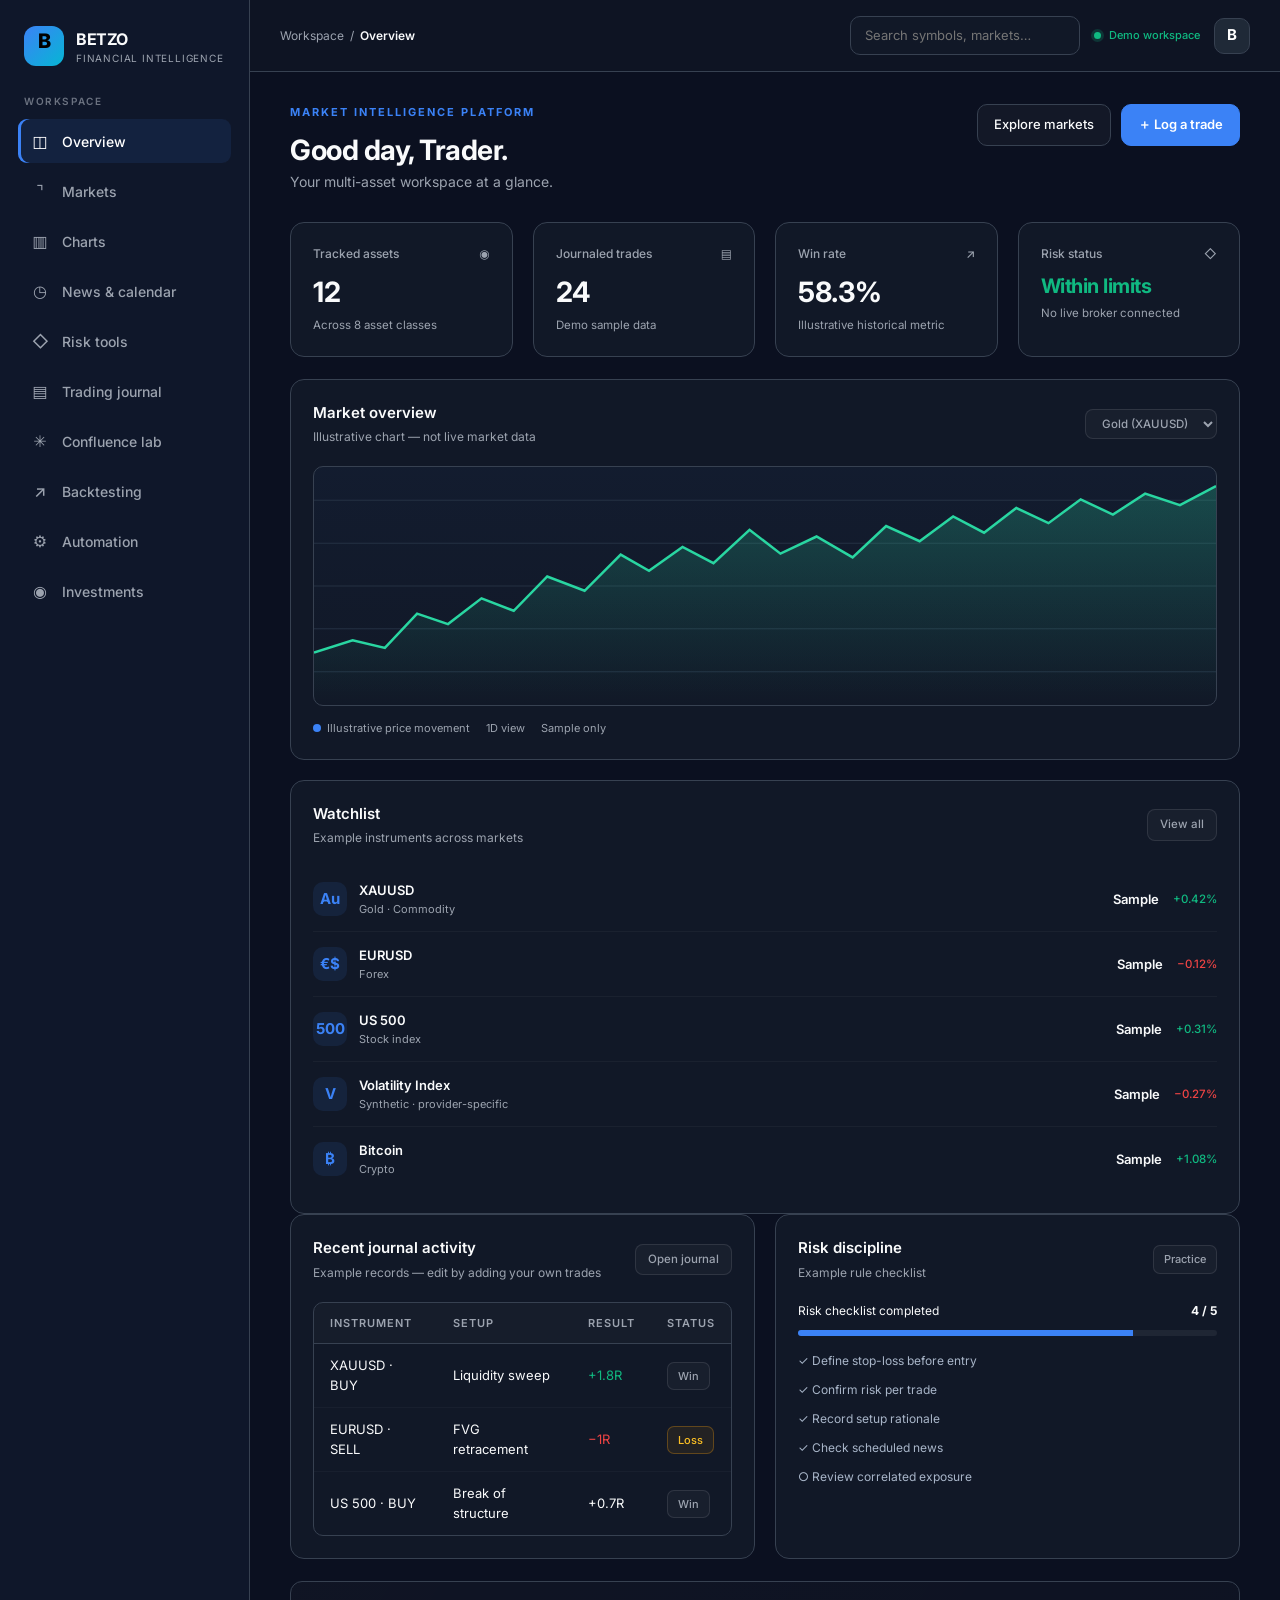
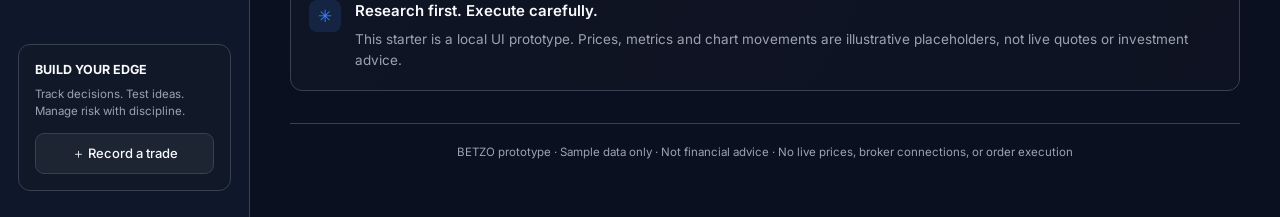
<file: index.html>
<!DOCTYPE html>
<html lang="en">
<head>
<meta charset="UTF-8">
<meta name="viewport" content="width=device-width, initial-scale=1.0">
<title>BETZO | Multi-Asset Intelligence</title>
<style>
@import url("https://fonts.googleapis.com/css2?family=Inter:wght@300;400;500;600;700&display=swap");

:root{
  --bg:#0b1020;
  --panel:#111827;
  --panel2:#1f2937;
  --line:#374151;
  --line-hover:#4b5563;
  --text:#f9fafb;
  --muted:#9ca3af;
  --muted-soft:#6b7280;
  --primary:#3b82f6;
  --primary-hover:#2563eb;
  --primary-soft:rgba(59,130,246,0.12);
  --success:#10b981;
  --success-soft:rgba(16,185,129,0.12);
  --danger:#ef4444;
  --danger-soft:rgba(239,68,68,0.12);
  --warning:#f59e0b;
  --warning-soft:rgba(245,158,11,0.12);
  --radius:10px;
  --radius-lg:14px;
  --shadow:0 1px 3px 0 rgba(0,0,0,0.3),0 1px 2px -1px rgba(0,0,0,0.2);
  --shadow-lg:0 10px 15px -3px rgba(0,0,0,0.3),0 4px 6px -4px rgba(0,0,0,0.2);
  --transition:all 0.2s ease;
}

* {box-sizing:border-box}
html,body{margin:0;padding:0;background:var(--bg);color:var(--text);font-family:"Inter",ui-sans-serif,system-ui,-apple-system,BlinkMacSystemFont,"Segoe UI",sans-serif;font-size:14px;line-height:1.5;-webkit-font-smoothing:antialiased}
body{min-height:100vh}

button,input,select,textarea{font:inherit}
button{cursor:pointer;border:none;background:none}

a{color:var(--primary);text-decoration:none;transition:color var(--transition)}
a:hover{color:var(--primary-hover)}

.app{display:grid;grid-template-columns:250px 1fr;min-height:100vh}

/* ---------- Sidebar ---------- */
.sidebar{background:#0f172a;border-right:1px solid var(--line);padding:26px 18px;display:flex;flex-direction:column;gap:28px;position:relative;z-index:10}
.brand{display:flex;align-items:center;gap:12px;padding:0 6px}
.brand-mark{width:40px;height:40px;border-radius:12px;background:linear-gradient(135deg,#3b82f6,#06b6d4);display:grid;place-items:center;color:#000;font-weight:800;font-size:20px}
.brand div{display:flex;flex-direction:column}
.brand strong{font-size:16px;letter-spacing:-0.4px}
.brand small{color:var(--muted);font-size:10px;letter-spacing:0.8px}

.nav-title{color:var(--muted-soft);font-size:10px;letter-spacing:1.6px;font-weight:600;padding:0 6px;margin-bottom:10px;text-transform:uppercase}
.nav{display:grid;gap:6px}
.nav button{border:none;background:transparent;color:var(--muted);text-align:left;padding:10px 12px;border-radius:9px;display:flex;align-items:center;gap:12px;font-size:14px;font-weight:500;transition:var(--transition)}
.nav button:hover{background:rgba(255,255,255,0.04);color:var(--text)}
.nav button.active{background:rgba(59,130,246,0.10);color:#fff;box-shadow:inset 3px 0 var(--primary)}
.nav .ico{width:20px;text-align:center;font-size:16px;flex-shrink:0}

.sidebar-bottom{margin-top:auto;border:1px solid var(--line);background:#111827;border-radius:12px;padding:16px}
.sidebar-bottom strong{font-size:12.5px;display:block;margin-bottom:6px}
.sidebar-bottom p{font-size:11.5px;color:var(--muted);margin:0 0 12px;line-height:1.5}
.tiny-btn{background:rgba(255,255,255,0.05);border:1px solid var(--line);color:var(--text);padding:10px 12px;border-radius:9px;width:100%;font-size:13px;font-weight:500;display:flex;align-items:center;justify-content:center;gap:8px;transition:var(--transition)}
.tiny-btn:hover{background:rgba(255,255,255,0.1);border-color:var(--line-hover)}

/* ---------- Topbar ---------- */
main{min-width:0}
.topbar{height:72px;border-bottom:1px solid var(--line);display:flex;align-items:center;justify-content:space-between;padding:0 30px;gap:15px;background:rgba(17,24,39,0.6);backdrop-filter:blur(8px);position:sticky;top:0;z-index:20}
.crumb{color:var(--muted);font-size:12px}
.crumb b{color:var(--text);font-weight:600}
.top-actions{display:flex;align-items:center;gap:14px}
.search{background:#111827;border:1px solid var(--line);border-radius:10px;padding:9px 14px;color:var(--text);width:230px;font-size:13px;transition:var(--transition)}
.search:focus{outline:none;border-color:var(--primary);background:#0f172a}
.status{color:var(--success);font-size:11px;font-weight:500;display:flex;align-items:center;gap:8px}
.dot{width:7px;height:7px;background:var(--success);border-radius:50%;box-shadow:0 0 0 3px rgba(16,185,129,0.2)}
.avatar{width:36px;height:36px;border-radius:10px;background:#1f2937;display:grid;place-items:center;font-weight:700;font-size:15px;color:#fff;transition:var(--transition);border:1px solid var(--line)}
.avatar:hover{border-color:var(--primary)}
.avatar img{width:100%;height:100%;object-fit:cover;border-radius:10px}

/* ---------- Content ---------- */
.content{padding:32px 40px 56px;max-width:1700px;margin:auto}
.page.hidden{display:none}
.page-head{display:flex;justify-content:space-between;align-items:flex-start;gap:24px;margin-bottom:30px}
.eyebrow{color:var(--primary);font-size:11px;font-weight:700;letter-spacing:2px;text-transform:uppercase;margin:0 0 8px}
.page-head h1{margin:4px 0 0;font-size:28px;letter-spacing:-0.5px;font-weight:700}
.page-head p{margin:0;color:var(--muted);font-size:14px}
.btn{border:1px solid var(--line);background:rgba(255,255,255,0.03);color:var(--text);border-radius:10px;padding:10px 16px;font-size:13px;font-weight:500;transition:var(--transition)}
.btn:hover{background:rgba(255,255,255,0.08);border-color:var(--line-hover)}
.btn.primary{background:var(--primary);color:#fff;border-color:var(--primary);font-weight:600}
.btn.primary:hover{background:var(--primary-hover)}
.btn.primary:active{transform:translateY(-1px)}
.head-buttons{display:flex;gap:10px}

/* ---------- Grid & cards ---------- */
.grid{display:grid;gap:20px}
.stats{grid-template-columns:repeat(4,minmax(0,1fr));margin-bottom:22px}
.card{background:var(--panel);border:1px solid var(--line);border-radius:14px;padding:22px;min-width:0;transition:var(--transition)}
.card:hover{border-color:var(--line-hover)}
.card-head{display:flex;align-items:center;justify-content:space-between;gap:12px;margin-bottom:20px}
.card-head h2{font-size:15px;margin:0;font-weight:600}
.card-head p{margin:4px 0 0;font-size:12px;color:var(--muted)}
.pill{border:1px solid rgba(255,255,255,0.1);background:rgba(255,255,255,0.03);color:var(--muted);padding:6px 12px;border-radius:8px;font-size:11.5px;font-weight:500}

.stat-label{color:var(--muted);font-size:12px;font-weight:500;display:flex;justify-content:space-between;gap:8px;margin-bottom:8px}
.stat-value{font-size:28px;font-weight:700;letter-spacing:-0.5px;margin:2px 0 4px}
.stat-foot{font-size:11.5px;color:var(--muted)}
.positive{color:var(--success)}
.negative{color:var(--danger)}

/* ---------- Tables & lists ---------- */
.watchlist{display:grid;gap:0}
.market-row{display:grid;grid-template-columns:minmax(0,1fr) auto auto;align-items:center;gap:14px;padding:14px 0;border-bottom:1px solid rgba(255,255,255,0.04)}
.market-row:last-child{border:0}
.asset-name{display:flex;align-items:center;gap:12px;min-width:0}
.asset-icon{width:34px;height:34px;flex-shrink:0;border-radius:10px;background:rgba(59,130,246,0.1);display:grid;place-items:center;font-weight:700;color:var(--primary);font-size:15px}
.asset-name b{display:block;font-size:13px;font-weight:600}
.asset-name small{display:block;color:var(--muted);font-size:11px}
.price{text-align:right;font-weight:600;font-size:13px}
.change{font-size:11.5px;text-align:right;font-weight:500}

.section-grid{grid-template-columns:1fr 1fr;margin-bottom:22px}
.table-wrap{overflow:auto;border:1px solid var(--line);border-radius:10px}
table{width:100%;border-collapse:collapse;font-size:13px}
th{background:rgba(255,255,255,0.02);color:var(--muted);font-size:11px;font-weight:600;letter-spacing:1px;text-transform:uppercase;text-align:left;padding:12px 16px;border-bottom:1px solid var(--line)}
td{padding:12px 16px;border-bottom:1px solid rgba(255,255,255,0.03);color:var(--text)}
tr:last-child td{border:0}
tr:hover td{background:rgba(255,255,255,0.02)}

.tag{display:inline-flex;align-items:center;gap:6px;border:1px solid rgba(255,255,255,0.1);background:rgba(255,255,255,0.03);color:var(--muted);padding:5px 10px;border-radius:7px;font-size:11px;font-weight:500}
.tag.neutral{border-color:rgba(99,102,241,0.3);color:#818cf8;background:rgba(99,102,241,0.08)}
.tag.warn{border-color:rgba(245,158,11,0.3);color:#fbbf24;background:rgba(245,158,11,0.08)}
.tag.positive{color:var(--success);border-color:rgba(16,185,129,0.3);background:rgba(16,185,129,0.08)}
.tag.negative{color:var(--danger);border-color:rgba(239,68,68,0.3);background:rgba(239,68,68,0.08)}

/* ---------- Charts ---------- */
.chart-wrap{height:240px;position:relative;overflow:hidden;border-radius:10px;background:linear-gradient(180deg,rgba(59,130,246,0.04),transparent);border:1px solid var(--line)}
.chart-wrap svg{width:100%;height:100%;display:block}
.chart-legend{display:flex;gap:16px;color:var(--muted);font-size:11px;margin-top:14px}
.legend-dot{display:inline-block;width:8px;height:8px;border-radius:50%;margin-right:6px}

.chart-toolbar{display:flex;justify-content:space-between;align-items:center;gap:12px;flex-wrap:wrap;margin:0 0 14px;padding-bottom:10px;border-bottom:1px solid var(--line)}
.chart-tool-group{display:flex;align-items:center;gap:6px;flex-wrap:wrap}
.chart-tool-label{color:var(--muted);font-size:11px;font-weight:600;letter-spacing:0.5px;margin-right:6px;text-transform:uppercase}
.chart-tool-btn{border:1px solid var(--line);background:rgba(255,255,255,0.03);color:var(--muted);border-radius:8px;padding:7px 10px;font-size:11.5px;font-weight:500;transition:var(--transition)}
.chart-tool-btn:hover{background:rgba(255,255,255,0.06);border-color:var(--line-hover);color:var(--text)}
.chart-tool-btn.active{background:var(--primary);color:#fff;border-color:var(--primary)}
.chart-frame{height:320px;background:linear-gradient(180deg,rgba(59,130,246,0.05),transparent);border-radius:11px;overflow:hidden;border:1px solid var(--line)}
.chart-frame svg{width:100%;height:100%;display:block}
.chart-footnote{font-size:11.5px;color:var(--muted);margin-top:10px}
.chart-symbol-select{background:#111827;color:var(--text);border:1px solid var(--line);border-radius:9px;padding:8px 12px;font-size:13px;width:100%;transition:var(--transition)}
.chart-symbol-select:focus{outline:none;border-color:var(--primary);background:#0f172a}

/* ---------- Public pages ---------- */
.public-hero{display:grid;grid-template-columns:1.1fr .9fr;gap:48px;align-items:center;padding:60px 0 48px}
.public-hero h1{font-size:clamp(40px,6vw,72px);line-height:1.05;letter-spacing:-2px;margin:14px 0 18px;font-weight:800}
.public-hero p{font-size:17px;color:var(--muted);max-width:560px;line-height:1.6;margin:0 0 24px}
.public-art{min-height:340px;border:1px solid var(--line);border-radius:24px;background:radial-gradient(circle at 50% 35%,rgba(59,130,246,0.15),#0b1020 70%);display:grid;place-items:center;overflow:hidden}
.public-art svg{width:100%;max-width:600px;height:auto}
.public-grid{grid-template-columns:repeat(3,minmax(0,1fr));margin:24px 0 32px}
.public-cta{display:flex;gap:12px;flex-wrap:wrap;margin-top:24px}

.auth-wrap{max-width:500px;margin:48px auto}
.auth-form{display:grid;gap:14px}
.auth-form label{display:grid;gap:7px;color:var(--muted);font-size:12.5px;font-weight:500}
.auth-form input{background:#0b1020;color:var(--text);border:1px solid var(--line);border-radius:10px;padding:11px 14px;font-size:14px;transition:var(--transition)}
.auth-form input:focus{outline:none;border-color:var(--primary);background:#0f172a}
.auth-message{min-height:24px;color:#93c5fd;font-size:12.5px}
.public-top-actions{display:flex;gap:10px;justify-content:flex-end}

.password-rules{display:grid;grid-template-columns:1fr 1fr;gap:8px 14px;padding:14px 16px;border:1px solid var(--line);border-radius:11px;background:rgba(255,255,255,0.02);color:var(--muted);font-size:12px}
.password-rules span{display:flex;align-items:center;gap:8px}
.password-rules span::before{content:"?";display:inline-block;width:20px;color:var(--muted);font-size:11px;font-weight:700}
.password-rules span.ok{color:#93c5fd}
.password-rules span.ok::before{content:"?";color:#3b82f6}

.auth-links{display:flex;justify-content:space-between;gap:10px;align-items:center;font-size:13px}
.auth-link{color:var(--primary);text-decoration:underline;padding:4px 0}

/* ---------- Route overrides ---------- */
body[data-route="welcome"],body[data-route="login"],body[data-route="signup"],body[data-route="forgot"]{background:#0b1020}
body[data-route="welcome"] .app,body[data-route="login"] .app,body[data-route="signup"] .app,body[data-route="forgot"] .app{grid-template-columns:1fr}
body[data-route="welcome"] .sidebar,body[data-route="login"] .sidebar,body[data-route="signup"] .sidebar,body[data-route="forgot"] .sidebar{display:none}
body[data-route="welcome"] .topbar,body[data-route="login"] .topbar,body[data-route="signup"] .topbar,body[data-route="forgot"] .topbar{display:none}
body[data-route="welcome"] .content,body[data-route="login"] .content,body[data-route="signup"] .content,body[data-route="forgot"] .content{max-width:1300px}

body[data-route="welcome"] .public-hero{position:relative;border:1px solid var(--line);border-radius:24px;padding:56px 48px;background-image:linear-gradient(90deg,rgba(6,15,34,0.94),rgba(6,15,34,0.72) 55%,rgba(6,15,34,0.35)),url("https://images.unsplash.com/photo-1768055105681-7d2096c5165f?auto=format&fit=crop&w=1920&q=85");background-size:cover;background-position:center}
body[data-route="login"] .content,body[data-route="signup"] .content{min-height:calc(100vh - 72px);display:grid;align-items:center;background-size:cover;background-position:center;border-radius:24px}
body[data-route="login"] .content{background-image:linear-gradient(rgba(6,15,34,0.55),rgba(6,15,34,0.75)),url("https://images.unsplash.com/photo-1535341000823-01aa350a4fbb?auto=format&fit=crop&w=1800&q=85")}
body[data-route="signup"] .content{background-image:linear-gradient(rgba(6,15,34,0.58),rgba(6,15,34,0.78)),url("https://images.unsplash.com/photo-1635236198091-33d5aa8466cc?auto=format&fit=crop&w=1800&q=85")}
body[data-route="login"] .auth-wrap .card,body[data-route="signup"] .auth-wrap .card{background:rgba(11,16,32,0.88);backdrop-filter:blur(14px);border-color:rgba(255,255,255,0.08);box-shadow:0 24px 80px rgba(0,0,0,0.45)}

/* ---------- Light theme ---------- */
body[data-theme="light"]{
  --bg:#f3f4f8;--panel:#ffffff;--panel2:#f1f5f9;--line:#e2e8f0;--line-hover:#cbd5e1;
  --text:#0f172a;--muted:#64748b;--muted-soft:#94a3b8;
  --primary:#2563eb;--primary-hover:#1d4ed8;--primary-soft:rgba(37,99,235,0.1);
  --success:#059669;--success-soft:rgba(5,150,105,0.1);
  --danger:#dc2626;--danger-soft:rgba(220,38,38,0.1);
  --warning:#d97706;--warning-soft:rgba(217,119,6,0.1);
  background:var(--bg);color:var(--text)
}
body[data-theme="light"] .sidebar{background:#f8fafc;border-color:var(--line)}
body[data-theme="light"] .topbar{background:#ffffff;border-color:var(--line)}
body[data-theme="light"] .nav button{color:#64748b}
body[data-theme="light"] .nav button:hover{background:#f1f5f9;color:#0f172a}
body[data-theme="light"] .nav button.active{background:var(--primary-soft);color:var(--primary);box-shadow:inset 3px 0 var(--primary)}
body[data-theme="light"] .sidebar-bottom{background:#ffffff;border-color:var(--line)}
body[data-theme="light"] .tiny-btn{background:#f1f5f9;border-color:var(--line);color:#0f172a}
body[data-theme="light"] .tiny-btn:hover{background:#e2e8f0}
body[data-theme="light"] .card,body[data-theme="light"] .sidebar-bottom{background:var(--panel);border-color:var(--line);color:var(--text)}
body[data-theme="light"] .btn{background:#f8fafc;color:#0f172a;border-color:var(--line)}
body[data-theme="light"] .btn:hover{background:#f1f5f9;border-color:var(--line-hover)}
body[data-theme="light"] .btn.primary{background:var(--primary);color:#fff;border-color:var(--primary)}
body[data-theme="light"] input,body[data-theme="light"] select,body[data-theme="light"] textarea{background:#fff!important;color:#0f172a!important;border-color:var(--line)!important}
body[data-theme="light"] input:focus,body[data-theme="light"] select:focus,body[data-theme="light"] textarea:focus{border-color:var(--primary)!important}
body[data-theme="light"] th{color:#64748b;border-color:var(--line)}
body[data-theme="light"] td,body[data-theme="light"] .market-row{border-color:#f1f5f9;color:#0f172a}
body[data-theme="light"] .chart-wrap,body[data-theme="light"] .chart-frame{background:#f8fafc}
body[data-theme="light"] .chart-footnote,body[data-theme="light"] .muted{color:#64748b}
body[data-theme="light"] .stat-foot{color:#64748b}
body[data-theme="light"] .catalog-note,body[data-theme="light"] .password-rules{background:#f0f7ff;color:#334155;border-color:#bfdbfe}
body[data-theme="light"] .callout{background:#eff6ff;border-color:#bfdbfe}
body[data-theme="light"] .callout p{color:#334155}
body[data-theme="light"] .public-art{background:radial-gradient(circle at 50% 35%,#dbeafe,#f0f9ff 72%)}
body[data-theme="light"] .auth-link{color:#1d4ed8}
body[data-theme="light"] .search{background:#fff;border-color:var(--line);color:#0f172a}
body[data-theme="light"] .search:focus{background:#fff}
body[data-theme="light"] .avatar{background:#f1f5f9;border-color:var(--line);color:#0f172a}
body[data-theme="light"] .asset-icon{background:#f1f5f9;color:var(--primary)}
body[data-theme="light"] .chart-tool-btn{background:#f8fafc;color:#64748b;border-color:var(--line)}
body[data-theme="light"] .chart-tool-btn.active{background:var(--primary);color:#fff;border-color:var(--primary)}
body[data-theme="light"] .chart-symbol-select{background:#fff;border-color:var(--line);color:#0f172a}
body[data-theme="light"] .chart-symbol-select:focus{border-color:var(--primary)}
body[data-theme="light"] .tag{border-color:rgba(0,0,0,0.08);background:#f8fafc;color:#64748b}
body[data-theme="light"] .tag.neutral{border-color:#bfdbfe;color:#1d4ed8;background:#eff6ff}
body[data-theme="light"] .tag.warn{border-color:#fcd34d;color:#b45309;background:#fef3c7}
body[data-theme="light"] .profile-photo{background:#f1f5f9;border-color:var(--line);color:#64748b}
body[data-theme="light"] .footer-note{color:#64748b}
body[data-theme="light"] .callout{border-color:#bfdbfe}
body[data-theme="light"] .progress span{background:var(--primary)}

/* ---------- Components ---------- */
.callout{display:flex;gap:14px;align-items:flex-start;border:1px solid var(--line);background:linear-gradient(120deg,rgba(255,255,255,0.02),rgba(255,255,255,0.01));border-radius:12px;padding:18px;margin-top:16px}
.callout-icon{width:32px;height:32px;border-radius:8px;background:rgba(59,130,246,0.15);color:var(--primary);display:grid;place-items:center;font-size:17px;flex-shrink:0}
.callout h3{margin:0 0 6px;font-size:15px;font-weight:600}
.callout p{margin:0;color:var(--muted);font-size:13.5px;line-height:1.6}

.progress{height:6px;background:rgba(255,255,255,0.06);border-radius:3px;overflow:hidden;margin-top:10px}
.progress span{display:block;height:100%;background:var(--primary);width:80%}

.form-grid{display:grid;gap:14px}
.form-grid label{display:grid;gap:7px;color:var(--muted);font-size:12.5px;font-weight:500}
.form-grid .full{grid-column:1/-1}
.full{grid-column:1/-1}

.toast{position:fixed;bottom:24px;left:50%;transform:translateX(-50%) translateY(10px);background:rgba(15,23,42,0.92);backdrop-filter:blur(12px);color:#fff;padding:12px 20px;border-radius:10px;border:1px solid var(--line);font-size:13px;font-weight:500;box-shadow:var(--shadow-lg);display:none;z-index:1000;transition:transform 0.2s ease,opacity 0.2s ease}
.toast.show{display:block;transform:translateX(-50%) translateY(0);opacity:1}

.hidden{display:none}

.footer-note{margin-top:32px;padding-top:20px;border-top:1px solid var(--line);color:var(--muted);font-size:11.5px;text-align:center}

/* ---------- Profile ---------- */
.profile-photo-row{display:flex;align-items:center;gap:18px;margin:0 0 18px}
.profile-photo{width:92px;height:92px;flex:0 0 92px;border-radius:50%;object-fit:cover;border:2px solid var(--line);background:var(--panel2);display:grid;place-items:center;color:var(--muted);font-size:30px;transition:var(--transition)}
.profile-photo-row .profile-photo-actions{display:flex;gap:10px;flex-wrap:wrap}
.profile-photo-note{font-size:11.5px;color:var(--muted);margin:8px 0 0}

button[data-theme-choice]{display:inline-flex;align-items:center;gap:10px}
.icon-link{display:inline-flex;align-items:center;gap:7px;color:var(--primary);font-size:13px;font-weight:500;transition:var(--transition)}
.icon-link:hover{color:var(--primary-hover);text-decoration:underline}

.screenshot-list{display:grid;grid-template-columns:repeat(auto-fill,minmax(140px,1fr));gap:10px;margin-top:10px}
.screenshot-preview{border:1px solid var(--line);border-radius:10px;padding:8px;background:var(--panel2)}
.screenshot-preview img{display:block;width:100%;height:100px;object-fit:cover;border-radius:7px}
.screenshot-preview small{display:block;overflow:hidden;text-overflow:ellipsis;white-space:nowrap;color:var(--muted);margin-top:6px;font-size:11px}

.market-source{font-size:11px;color:var(--muted);white-space:normal;min-width:160px}
.catalog-note{margin:0 0 18px;padding:16px 20px;border:1px solid var(--line);border-radius:11px;background:rgba(255,255,255,0.02);color:var(--muted);font-size:12.5px;line-height:1.6}
.watch-action{min-width:110px;text-align:center}

/* ---------- Responsive ---------- */
@media(max-width:1050px){
  .app{grid-template-columns:220px 1fr}
  .content{padding:24px 22px 48px}
  .topbar{padding:0 22px}
  .stats{grid-template-columns:repeat(2,minmax(0,1fr))}
  .two-col,.section-grid{grid-template-columns:1fr}
  .search{width:170px}
}
@media(max-width:640px){
  .app{grid-template-columns:1fr}
  .sidebar{display:none}
  .content{padding:20px 18px 48px}
  .public-hero{grid-template-columns:1fr}
  .public-art{min-height:260px}
  .stats{grid-template-columns:1fr}
}
</style>
</head>
<body>
<div class="app">
<aside class="sidebar">
  <div class="brand"><div class="brand-mark">B</div><div><strong>BETZO</strong><small>FINANCIAL INTELLIGENCE</small></div></div>
  <div><div class="nav-title">WORKSPACE</div><nav class="nav" id="nav">
    <button class="active" data-page="overview"><span class="ico">◫</span>Overview</button>
    <button data-page="markets"><span class="ico">⌝</span>Markets</button>
    <button data-page="charts"><span class="ico">▥</span>Charts</button>
    <button data-page="news"><span class="ico">◷</span>News & calendar</button>
    <button data-page="risk"><span class="ico">◇</span>Risk tools</button>
    <button data-page="journal"><span class="ico">▤</span>Trading journal</button>
    <button data-page="analysis"><span class="ico">✳</span>Confluence lab</button>
    <button data-page="backtesting"><span class="ico">↗</span>Backtesting</button>
    <button data-page="automation"><span class="ico">⚙</span>Automation</button>
    <button data-page="investments"><span class="ico">◉</span>Investments</button>
  </nav></div>
  <div class="sidebar-bottom"><strong>BUILD YOUR EDGE</strong><p>Track decisions. Test ideas. Manage risk with discipline.</p><button class="tiny-btn" data-goto="journal">＋ Record a trade</button></div>
</aside>
<main>
<header class="topbar"><div class="crumb">Workspace&nbsp; / &nbsp;<b id="breadcrumb">Overview</b></div><div class="top-actions"><input class="search" id="globalSearch" placeholder="Search symbols, markets…"><div class="status"><span class="dot"></span>Demo workspace</div><button class="avatar" type="button" data-goto="profile" aria-label="Open profile and preferences">B</button></div></header>
<div class="content">
<section id="page-overview" class="page">
  <div class="page-head"><div><div class="eyebrow">MARKET INTELLIGENCE PLATFORM</div><h1>Good day, Trader.</h1><p>Your multi-asset workspace at a glance.</p></div><div class="head-buttons"><button class="btn" data-goto="markets">Explore markets</button><button class="btn primary" data-goto="journal">＋ Log a trade</button></div></div>
  <div class="grid stats">
    <div class="card"><div class="stat-label">Tracked assets <span>◉</span></div><div class="stat-value">12</div><div class="stat-foot">Across 8 asset classes</div></div>
    <div class="card"><div class="stat-label">Journaled trades <span>▤</span></div><div class="stat-value" id="statTrades">24</div><div class="stat-foot">Demo sample data</div></div>
    <div class="card"><div class="stat-label">Win rate <span>↗</span></div><div class="stat-value">58.3%</div><div class="stat-foot">Illustrative historical metric</div></div>
    <div class="card"><div class="stat-label">Risk status <span>◇</span></div><div class="stat-value positive" style="font-size:20px">Within limits</div><div class="stat-foot">No live broker connected</div></div>
  </div>
  <div class="grid two-col">
    <div class="card"><div class="card-head"><div><h2>Market overview</h2><p>Illustrative chart — not live market data</p></div><select class="pill" id="chartAsset"><option>Gold (XAUUSD)</option><option>EURUSD</option><option>US 500 Index</option><option>Bitcoin</option></select></div>
      <div class="chart-wrap"><svg viewBox="0 0 700 250" preserveAspectRatio="none" aria-label="Illustrative price chart"><defs><linearGradient id="fill" x1="0" x2="0" y1="0" y2="1"><stop offset="0%" stop-color="#29d6a1" stop-opacity=".25"/><stop offset="100%" stop-color="#29d6a1" stop-opacity="0"/></linearGradient></defs><g stroke="#253143" stroke-width="1"><path d="M0 35H700M0 80H700M0 125H700M0 170H700M0 215H700"/></g><path d="M0 195 L30 182 L55 190 L80 154 L104 165 L130 138 L155 151 L181 115 L210 130 L238 92 L260 109 L286 84 L310 101 L338 66 L362 91 L390 73 L418 95 L444 62 L470 78 L496 52 L520 69 L545 43 L570 59 L595 34 L620 50 L645 28 L672 40 L700 20 L700 250 L0 250Z" fill="url(#fill)"/><path d="M0 195 L30 182 L55 190 L80 154 L104 165 L130 138 L155 151 L181 115 L210 130 L238 92 L260 109 L286 84 L310 101 L338 66 L362 91 L390 73 L418 95 L444 62 L470 78 L496 52 L520 69 L545 43 L570 59 L595 34 L620 50 L645 28 L672 40 L700 20" fill="none" stroke="#29d6a1" stroke-width="2.5" vector-effect="non-scaling-stroke"/></svg></div>
      <div class="chart-legend"><span><i class="legend-dot" style="background:var(--primary)"></i>Illustrative price movement</span><span>1D view</span><span>Sample only</span></div>
    </div>
    <div class="card"><div class="card-head"><div><h2>Watchlist</h2><p>Example instruments across markets</p></div><button class="pill" data-goto="markets">View all</button></div><div class="watchlist">
      <div class="market-row"><div class="asset-name"><div class="asset-icon">Au</div><div><b>XAUUSD</b><small>Gold · Commodity</small></div></div><div class="price">Sample</div><div class="change positive">+0.42%</div></div>
      <div class="market-row"><div class="asset-name"><div class="asset-icon">€$</div><div><b>EURUSD</b><small>Forex</small></div></div><div class="price">Sample</div><div class="change negative">−0.12%</div></div>
      <div class="market-row"><div class="asset-name"><div class="asset-icon">500</div><div><b>US 500</b><small>Stock index</small></div></div><div class="price">Sample</div><div class="change positive">+0.31%</div></div>
      <div class="market-row"><div class="asset-name"><div class="asset-icon">V</div><div><b>Volatility Index</b><small>Synthetic · provider-specific</small></div></div><div class="price">Sample</div><div class="change negative">−0.27%</div></div>
      <div class="market-row"><div class="asset-name"><div class="asset-icon">₿</div><div><b>Bitcoin</b><small>Crypto</small></div></div><div class="price">Sample</div><div class="change positive">+1.08%</div></div>
    </div></div>
  </div>
  <div class="grid section-grid">
    <div class="card"><div class="card-head"><div><h2>Recent journal activity</h2><p>Example records — edit by adding your own trades</p></div><button class="pill" data-goto="journal">Open journal</button></div><div class="table-wrap"><table><thead><tr><th>INSTRUMENT</th><th>SETUP</th><th>RESULT</th><th>STATUS</th></tr></thead><tbody id="recentTrades"><tr><td>XAUUSD · BUY</td><td>Liquidity sweep</td><td class="positive">+1.8R</td><td><span class="tag">Win</span></td></tr><tr><td>EURUSD · SELL</td><td>FVG retracement</td><td class="negative">−1R</td><td><span class="tag warn">Loss</span></td></tr><tr><td>US 500 · BUY</td><td>Break of structure</td><td>+0.7R</td><td><span class="tag">Win</span></td></tr></tbody></table></div></div>
    <div class="card"><div class="card-head"><div><h2>Risk discipline</h2><p>Example rule checklist</p></div><span class="tag">Practice</span></div><div style="display:flex;justify-content:space-between;font-size:12px"><span>Risk checklist completed</span><b>4 / 5</b></div><div class="progress"><span></span></div><div style="display:grid;gap:11px;margin-top:16px;color:#a8b5c8;font-size:12px"><div>✓ Define stop-loss before entry</div><div>✓ Confirm risk per trade</div><div>✓ Record setup rationale</div><div>✓ Check scheduled news</div><div>○ Review correlated exposure</div></div></div>
  </div>
  <div class="callout"><div class="callout-icon">✳</div><div><h3>Research first. Execute carefully.</h3><p>This starter is a local UI prototype. Prices, metrics and chart movements are illustrative placeholders, not live quotes or investment advice.</p></div></div>
</section>

<section id="page-markets" class="page hidden"><div class="page-head"><div><div class="eyebrow">DISCOVER</div><h1>Markets & assets</h1><p>Reference catalogue built from public market categories and instrument examples. It does not provide prices or promise broker availability.</p></div></div><div class="catalog-note"><b>Catalogue only · No live feed connected.</b> Symbols are examples collected from public TradingView market categories, Forex Factory's forex market guide, and Weltrade's instrument overview. Broker symbol names, account eligibility, exchange rights, and data coverage vary. A CFD is price exposure, not ownership of the underlying asset.<br><br>Sources: <a href="https://www.tradingview.com/markets/" target="_blank" rel="noopener">TradingView markets</a> · <a href="https://calendar.forexfactory.com/userguide" target="_blank" rel="noopener">Forex Factory Market guide</a> · <a href="https://support.weltrade.com/en/articles/11712079-available-trading-instruments-forex-metals-indices-etc" target="_blank" rel="noopener">Weltrade instrument overview</a> · <a href="https://support.weltrade.com/en/articles/15231276-syntx-indices-complete-guide" target="_blank" rel="noopener">Weltrade SyntX guide</a></div><div class="filters"><input id="marketFilter" placeholder="Search symbol, asset, or source…"><select id="categoryFilter"><option value="all">All asset classes</option><option>Forex</option><option>Metals</option><option>Energy</option><option>Stock Indices</option><option>Stocks</option><option>ETFs</option><option>Bonds</option><option>Crypto</option><option>Agriculture</option><option>Synthetic Indices</option><option>Derivatives</option><option>Money Markets</option><option>REITs</option></select><select id="sourceFilter"><option value="all">All references</option><option>Forex Factory</option><option>Weltrade</option><option>TradingView</option><option>BETZO category</option></select></div><div class="card table-wrap"><table><thead><tr><th>INSTRUMENT</th><th>ASSET CLASS</th><th>REFERENCE / TYPE</th><th>SOURCE EXAMPLE</th><th>DATA STATUS</th><th>ACTION</th></tr></thead><tbody id="marketsTable"></tbody></table></div></section>

<section id="page-news" class="page hidden"><div class="page-head"><div><div class="eyebrow">MARKET INTELLIGENCE</div><h1>News & economic calendar</h1><p>Follow fundamental drivers, technical coverage, and scheduled market events with source attribution.</p></div></div><div class="catalog-note"><b>Live news and event data are not connected.</b> BETZO will not copy third-party article text or invent current headlines. Select a source to read its latest coverage while provider licensing is evaluated.</div><div class="grid section-grid"><div class="card"><div class="card-head"><div><h2>Financial news</h2><p>Forex Factory editorial categories</p></div><span class="tag neutral">Source links</span></div><div class="watchlist"><div class="market-row"><div><b>Breaking news</b><div class="muted">Market-moving developments grouped by reported impact.</div></div><span class="tag warn">High / Med / Low</span></div><div class="market-row"><div><b>Fundamental analysis</b><div class="muted">Economic releases, central banks, policy, and market drivers.</div></div><span class="tag neutral">Not connected</span></div><div class="market-row"><div><b>Technical analysis</b><div class="muted">Price-based commentary and chart analysis from publishers.</div></div><span class="tag neutral">Not connected</span></div><div class="market-row"><div><b>Forex industry & education</b><div class="muted">Industry developments and educational coverage.</div></div><span class="tag neutral">Not connected</span></div></div><a class="btn primary" style="display:inline-block;margin-top:16px;text-decoration:none" href="https://www.forexfactory.com/news" target="_blank" rel="noopener">Open Forex Factory news</a></div><div class="card"><div class="card-head"><div><h2>Economic calendar</h2><p>Events, impact, forecast, actual, and previous values</p></div><span class="tag neutral">Not connected</span></div><p class="muted">Calendar times, country/currency filters, and actual/forecast values require an authorized calendar feed. No event data is shown as current here.</p><a class="btn" href="https://www.forexfactory.com/calendar" target="_blank" rel="noopener">Open Forex Factory calendar</a><div class="callout" style="margin-top:16px"><div class="callout-icon">i</div><div><h3>Data attribution</h3><p>When BETZO connects a licensed feed, it will show publisher, event time, timezone, and data freshness beside each item.</p></div></div></div></div></section>

<section id="page-journal" class="page hidden"><div class="page-head"><div><div class="eyebrow">PERFORMANCE</div><h1>Trading journal</h1><p>Record trades and review your decisions. Saved locally in this browser only.</p></div><button class="btn primary" id="showTradeForm">＋ Add trade</button></div><div class="card hidden" id="tradeFormCard" style="margin-bottom:16px"><div class="card-head"><h2>Record a trade</h2><button class="pill" id="hideTradeForm">Close</button></div><form id="tradeForm" class="form-grid"><label>Instrument<input name="symbol" placeholder="e.g. XAUUSD" required></label><label>Direction<select name="direction"><option>BUY</option><option>SELL</option></select></label><label>Asset class<select name="asset"><option>Forex</option><option>Synthetic Indices</option><option>Stocks</option><option>ETFs</option><option>Bonds</option><option>Commodities</option><option>Stock Indices</option><option>Crypto</option><option>Other</option></select></label><label>Outcome in R<input name="result" type="number" step="0.1" placeholder="e.g. 1.5" required></label><label>Setup<select name="setup"><option>Liquidity sweep</option><option>Order block</option><option>Fair value gap</option><option>Break of structure</option><option>Fundamental</option><option>Other</option></select></label><label>Date<input name="date" type="date" required></label><label class="full">Trade notes<textarea name="notes" rows="2" placeholder="Why did you enter? What did you learn?"></textarea></label>
<label class="full">Trade screenshots (PNG, JPG, or WebP � max 4 files � 8 MB each)<input name="screenshotFiles" type="file" accept="image/png,image/jpeg,image/webp" multiple id="tradeScreenshotInput"></label>
<div id="tradeScreenshotPreview" class="screenshot-list" style="margin-top:8px"></div>
<p id="tradeScreenshotStatus" class="chart-footnote" style="margin-top:4px"></p>
<div class="full"><button class="btn primary" type="submit">Save trade locally</button></div>
</form></div><div class="grid stats"><div class="card"><div class="stat-label">Recorded trades</div><div class="stat-value" id="journalCount">0</div><div class="stat-foot">Your locally saved entries</div></div><div class="card"><div class="stat-label">Wins</div><div class="stat-value positive" id="journalWins">0</div><div class="stat-foot">Trades with positive R</div></div><div class="card"><div class="stat-label">Losses</div><div class="stat-value negative" id="journalLosses">0</div><div class="stat-foot">Trades with negative R</div></div><div class="card"><div class="stat-label">Net result</div><div class="stat-value" id="journalNet">0R</div><div class="stat-foot">Sum of recorded R values</div></div></div><div class="card table-wrap"><table><thead><tr><th>DATE</th><th>INSTRUMENT</th><th>CLASS</th><th>DIRECTION</th><th>SETUP</th><th>RESULT</th><th>NOTES</th><th>SCREENSHOTS</th></tr></thead><tbody id="journalTable"></tbody></table><div class="empty-state hidden" id="journalEmpty">No trades yet. Select “Add trade” to record your first entry.</div></div></section>

<section id="page-analysis" class="page hidden"><div class="page-head"><div><div class="eyebrow">RESEARCH WORKSPACE</div><h1>Confluence analysis</h1><p>Combine supply and demand, price action, Smart Money Concepts, ICT context, and risk checks in one review.</p></div></div><div class="grid section-grid"><div class="card"><div class="card-head"><h2>Setup checklist</h2><span class="tag neutral">Manual research</span></div><div id="checklist" style="display:grid;gap:14px"><label><input type="checkbox"> Higher-timeframe bias identified</label><label><input type="checkbox"> Liquidity level marked</label><label><input type="checkbox"> Market structure shift confirmed</label><label><input type="checkbox"> Order block / FVG documented</label><label><input type="checkbox"> Stop-loss and invalidation defined</label><label><input type="checkbox"> Risk and news conditions reviewed</label></div><button class="btn" style="margin-top:18px" id="resetChecklist">Reset checklist</button></div><div class="card"><div class="card-head"><h2>Analysis notes</h2><span class="pill">Local draft</span></div><label class="muted" for="analysisNotes">Instrument, timeframe, bias, liquidity, confirmation, invalidation</label><textarea id="analysisNotes" rows="10" style="width:100%;margin-top:10px;background:#0c131d;border:1px solid var(--line);color:var(--text);padding:12px;border-radius:9px" placeholder="Example: XAUUSD · 15M bias…"></textarea><button class="btn primary" style="margin-top:10px" id="saveAnalysis">Save notes locally</button></div></div><div class="callout"><div class="callout-icon">!</div><div><h3>Analysis is not a guarantee</h3><p>This workspace checks documented confluence only. No live feed, automated pattern detector, or AI service is connected; do not treat this review as a verified signal.</p></div></div></section>

<section id="page-backtesting" class="page hidden"><div class="page-head"><div><div class="eyebrow">STRATEGY RESEARCH</div><h1>Backtesting lab</h1><p>Plan a reproducible test before risking capital.</p></div></div><div class="grid section-grid"><div class="card"><div class="card-head"><h2>Test configuration</h2><span class="tag warn">Prototype</span></div><form id="backtestForm" class="form-grid"><label>Instrument<input value="XAUUSD" required></label><label>Strategy<select><option>ICT / SMC setup</option><option>Moving average crossover</option><option>Custom rules</option></select></label><label>Timeframe<select><option>5 minutes</option><option>15 minutes</option><option>1 hour</option><option>4 hours</option><option>1 day</option></select></label><label>Starting balance<input type="number" value="1000" min="1"></label><label>Risk per trade (%)<input type="number" value="1" min="0.1" max="100" step="0.1"></label><label>Data source<select><option>Not connected</option><option>Import CSV (future feature)</option></select></label><div class="full"><button class="btn primary" type="submit">Validate test configuration</button></div></form><p class="muted" id="backtestMessage" style="font-size:12px;margin-bottom:0">A real backtest requires historical data and a defined entry/exit algorithm.</p></div><div class="card"><div class="card-head"><h2>Required report metrics</h2></div><div class="watchlist"><div class="market-row"><span>Net return</span><span class="muted">Not calculated</span></div><div class="market-row"><span>Maximum drawdown</span><span class="muted">Not calculated</span></div><div class="market-row"><span>Profit factor</span><span class="muted">Not calculated</span></div><div class="market-row"><span>Transaction costs</span><span class="muted">Not configured</span></div><div class="market-row"><span>Out-of-sample test</span><span class="muted">Not configured</span></div></div></div></div></section>

<section id="page-automation" class="page hidden"><div class="page-head"><div><div class="eyebrow">INTEGRATIONS</div><h1>Trading automation</h1><p>Plan integrations safely. No broker or Telegram account is connected in this prototype.</p></div><span class="tag warn">Demo only</span></div><div class="grid section-grid"><div class="card"><div class="card-head"><h2>Connection roadmap</h2></div><div class="watchlist"><div class="market-row"><div><b>Telegram signal parser</b><div class="muted">Parse instrument, direction, entry, SL and TP</div></div><span class="tag neutral">Planned</span></div><div class="market-row"><div><b>MetaTrader 5 demo</b><div class="muted">Validate order rules and execution logs</div></div><span class="tag neutral">Planned</span></div><div class="market-row"><div><b>Risk guardrails</b><div class="muted">Maximum risk, daily loss limit, kill switch</div></div><span class="tag warn">Required</span></div><div class="market-row"><div><b>Live execution</b><div class="muted">Only after extensive testing and review</div></div><span class="tag warn">Disabled</span></div></div></div><div class="card"><div class="card-head"><h2>Safety controls</h2></div><div style="display:grid;gap:13px;font-size:12px"><label><input type="checkbox"> Require confirmation before sending an order</label><label><input type="checkbox"> Enforce max risk per trade</label><label><input type="checkbox"> Enforce daily loss limit</label><label><input type="checkbox"> Reject duplicate or stale signals</label><label><input type="checkbox"> Log every signal and execution result</label></div><p class="muted" style="margin-top:18px;font-size:11px">These checkboxes are a planning aid only and do not control a trading account.</p></div></div></section>

<section id="page-profile" class="page hidden"><div class="page-head"><div><div class="eyebrow">ACCOUNT</div><h1>Profile & preferences</h1><p>Manage this preview profile and workspace appearance for this browser.</p></div></div><div class="grid section-grid"><div class="card"><div class="card-head"><div><h2>Profile details</h2><p>Preview profile only; data stays in this browser.</p></div><span class="tag neutral">Demo account</span></div><div class="profile-photo-row"><div id="profilePhotoPreview" class="profile-photo" role="img" aria-label="Profile photo preview">B</div><div><div class="profile-photo-actions"><label class="btn" for="profilePhotoInput">Upload photo</label><button class="btn" id="removeProfilePhoto" type="button">Remove photo</button></div><input id="profilePhotoInput" type="file" accept="image/png,image/jpeg,image/webp" hidden><p id="profilePhotoStatus" class="profile-photo-note" aria-live="polite">PNG, JPG, or WebP � up to 8 MB. Saved in this browser.</p></div></div><form id="profileForm" class="form-grid"><label>Name<input name="name" id="profileName" autocomplete="name" placeholder="Your name"></label><label>Email<input name="email" id="profileEmail" type="email" readonly></label><div class="full"><button class="btn primary" type="submit">Save profile</button></div></form><p id="profileMessage" class="auth-message" aria-live="polite"></p></div><div class="card"><div class="card-head"><div><h2>Appearance</h2><p>Choose the workspace theme for this browser.</p></div></div><div class="head-buttons"><button class="btn" type="button" data-theme-choice="dark"><svg aria-hidden="true" viewBox="0 0 24 24" width="17" height="17" fill="none" stroke="currentColor" stroke-width="1.8"><path d="M20.5 15.2A8.6 8.6 0 0 1 8.8 3.5 8.7 8.7 0 1 0 20.5 15.2Z"/></svg> Dark mode</button><button class="btn" type="button" data-theme-choice="light"><svg aria-hidden="true" viewBox="0 0 24 24" width="17" height="17" fill="none" stroke="currentColor" stroke-width="1.8"><circle cx="12" cy="12" r="4"/><path d="M12 2v2m0 16v2M4.93 4.93l1.42 1.42m11.3 11.3 1.42 1.42M2 12h2m16 0h2M4.93 19.07l1.42-1.42m11.3-11.3 1.42-1.42"/></svg> Light mode</button></div><p class="muted" id="themeStatus" style="margin-top:14px">Current theme: dark</p><div class="catalog-note">Theme preference is stored locally. Profile and appearance settings are not synced between devices in this preview.</div></div></div><div class="card" style="margin-top:16px"><div class="card-head"><div><h2>Password & account recovery</h2><p>Open the reset request page for this account email.</p></div></div><button class="btn" id="profileResetLink" type="button"><span aria-hidden="true">↗</span> Go to password reset</button><p class="muted" style="margin-top:10px">Email reset is not connected in this preview; no reset email can be sent yet.</p></div><div class="card" style="margin-top:16px"><div class="card-head"><div><h2>Session</h2><p>End this signed-in preview session.</p></div><span class="tag warn">Browser preview</span></div><button class="btn" id="logoutButton" type="button">Log out</button><p class="muted" style="margin-top:10px">Logging out returns you to the welcome page. Your preview account remains stored in this browser so you can sign in again.</p></div></section><section id="page-investments" class="page hidden"><div class="page-head"><div><div class="eyebrow">LONG-TERM WEALTH</div><h1>Investment portfolio</h1><p>Track assets and allocations. No brokerage or custody connection is active.</p></div><button class="btn primary" id="addHolding">＋ Add holding</button></div><div class="grid stats"><div class="card"><div class="stat-label">Tracked holdings</div><div class="stat-value" id="holdingCount">4</div><div class="stat-foot">Illustrative portfolio</div></div><div class="card"><div class="stat-label">Asset classes</div><div class="stat-value">4</div><div class="stat-foot">Equities, ETFs, bonds, commodities</div></div><div class="card"><div class="stat-label">Live valuation</div><div class="stat-value" style="font-size:19px">Not connected</div><div class="stat-foot">No real-time prices</div></div><div class="card"><div class="stat-label">Portfolio status</div><div class="stat-value positive" style="font-size:19px">Tracking only</div><div class="stat-foot">Not investment advice</div></div></div><div class="card table-wrap"><table><thead><tr><th>ASSET</th><th>TYPE</th><th>QUANTITY</th><th>COST BASIS</th><th>NOTES</th></tr></thead><tbody id="holdingsTable"><tr><td>Example Equity</td><td>Stocks</td><td>—</td><td>—</td><td>Sample row</td></tr><tr><td>Example Market ETF</td><td>ETF</td><td>—</td><td>—</td><td>Sample row</td></tr><tr><td>Example Government Bond</td><td>Bonds</td><td>—</td><td>—</td><td>Sample row</td></tr><tr><td>Gold</td><td>Commodity</td><td>—</td><td>—</td><td>Sample row</td></tr></tbody></table></div><div class="callout" style="margin-top:16px"><div class="callout-icon">◉</div><div><h3>Keep investing separate from trading</h3><p>Portfolio tracking is distinct from brokerage execution, investment advice, and managing other people's money. Those activities may require licensed providers or regulatory authorization.</p></div></div></section>

<div class="footer-note">BETZO prototype · Sample data only · Not financial advice · No live prices, broker connections, or order execution</div>
</div>
</main></div>
<div class="toast" id="toast"></div>
<script>
const API_BASE = 'http://localhost:8000/api/v1';
const pages = ['welcome','login','signup','forgot','overview','markets','charts','news','risk','journal','analysis','backtesting','automation','investments','profile'];
const pageNames = {welcome:'Welcome',login:'Sign in',signup:'Create account',forgot:'Reset password',overview:'Overview',markets:'Markets',charts:'Charts',news:'News & calendar',risk:'Risk tools',journal:'Trading journal',analysis:'Confluence analysis',backtesting:'Backtesting',automation:'Automation',investments:'Investments',profile:'Profile & preferences'};
document.body.dataset.theme=localStorage.getItem('betzoTheme')||'dark';
function toast(msg){const el=document.getElementById('toast');el.textContent=msg;el.style.display='block';setTimeout(()=>el.style.display='none',2800)}
function getToken(){return localStorage.getItem('betzoAccessToken')||''}
function setToken(token){localStorage.setItem('betzoAccessToken',token)}
function clearToken(){localStorage.removeItem('betzoAccessToken')}
function isSignedIn(){return !!getToken()}
async function apiFetch(path,opts={}){const headers=Object.assign({},opts.headers||{});if(getToken())headers['Authorization']='Bearer '+getToken();if(!headers['Content-Type']&&opts.body&&!(opts.body instanceof FormData))headers['Content-Type']='application/json';const res=await fetch(API_BASE+path,{...opts,headers});if(res.status===401){clearToken();go('login');throw new Error('Unauthorized')}return res}
function go(page){const signedIn=isSignedIn();if(signedIn&&['welcome','login','signup','forgot'].includes(page)){page='overview'}if(!signedIn&&!['welcome','login','signup','forgot'].includes(page)){toast('Sign in or create an account before opening the workspace.');page='login'}if(page==='forgot'){const emailField=document.getElementById('forgotPasswordEmail');let account=null,profile={};try{account=JSON.parse(localStorage.getItem('betzoPreviewAccount')||'null');profile=JSON.parse(localStorage.getItem('betzoProfile')||'{}')}catch(e){}const loginEmail=document.querySelector('#loginPreviewForm input[name="email"]')?.value.trim();if(emailField&&!emailField.value)emailField.value=loginEmail||account?.email||profile.email||''}if(page==='profile'){try{const res=await apiFetch('/users/me');if(res.ok){const u=await res.json();document.getElementById('profileEmail').value=u.email||'';document.getElementById('profileName').value=u.name||''}}catch(e){}}pages.forEach(p=>document.getElementById('page-'+p)?.classList.toggle('hidden',p!==page));document.querySelectorAll('#nav button').forEach(b=>b.classList.toggle('active',b.dataset.page===page));document.getElementById('breadcrumb').textContent=pageNames[page]||'Overview';document.body.dataset.route=page;window.scrollTo(0,0)}
document.querySelectorAll('[data-page]').forEach(b=>b.addEventListener('click',()=>go(b.dataset.page)));
document.querySelectorAll('[data-goto]').forEach(b=>b.addEventListener('click',()=>go(b.dataset.goto)));
const publicPages=document.createElement('div');publicPages.innerHTML='<section id="page-welcome" class="page"><div class="public-top-actions"><div class="brand" style="margin-right:auto"><div class="brand-mark">B</div><div><strong>BETZO</strong><small>FINANCIAL INTELLIGENCE</small></div></div><button class="btn" data-goto="login">Sign in</button><button class="btn primary" data-goto="signup">Create account</button></div><div class="public-hero"><div><div class="eyebrow">A CLEARER WAY TO READ MARKETS</div><h1>Research with context.<br>Plan with discipline.</h1><p>BETZO brings market discovery, chart analysis, trade planning, and portfolio tracking into one focused workspace. Data status stays visible so you know what is live, illustrative, or unavailable.</p><div class="public-cta"><button class="btn primary" data-goto="signup">Create your workspace</button><button class="btn" data-goto="login">Sign in to open workspace</button></div><div class="chart-footnote">The current preview uses illustrative market bars. No broker is connected and no orders are sent.</div><div class="chart-footnote">Photo sources: <a href="https://unsplash.com/photos/trader-analyzing-stock-market-charts-on-multiple-screens-j_hho1mE47s" target="_blank" rel="noopener noreferrer">welcome</a> · <a href="https://unsplash.com/photos/laptop-on-desk-edMu3cQKrho" target="_blank" rel="noopener noreferrer">sign in</a> · <a href="https://unsplash.com/photos/a-person-using-a-laptop-computer-with-a-chart-on-the-screen-InWI1lteYfU" target="_blank" rel="noopener noreferrer">sign up</a>.</div><div class="public-art"><svg viewBox="0 0 560 330" role="img" aria-label="Original BETZO market analysis illustration"><defs><linearGradient id="heroFade" x1="0" y1="0" x2="0" y2="1"><stop offset="0" stop-color="#3b82f6" stop-opacity=".22"/><stop offset="1" stop-color="#3b82f6" stop-opacity="0"/></linearGradient></defs><g stroke="#294361" stroke-width="1"><path d="M35 50H520M35 105H520M35 160H520M35 215H520M35 270H520"/></g><path d="M36 233L78 215 116 222 151 180 190 198 228 151 266 166 300 124 340 146 378 105 415 119 454 74 518 91V285H36Z" fill="url(#heroFade)"/><path d="M36 233L78 215 116 222 151 180 190 198 228 151 266 166 300 124 340 146 378 105 415 119 454 74 518 91" fill="none" stroke="#60a5fa" stroke-width="3"/><g stroke-width="3"><path d="M95 90V145M95 102V132" stroke="#60a5fa"/><rect x="88" y="108" width="14" height="24" rx="2" fill="#60a5fa"/><path d="M172 120V180M172 130V166" stroke="#ff647c"/><rect x="165" y="132" width="14" height="31" rx="2" fill="#ff647c"/><path d="M249 81V145M249 95V123" stroke="#60a5fa"/><rect x="242" y="96" width="14" height="27" rx="2" fill="#60a5fa"/><path d="M327 76V137M327 90V117" stroke="#60a5fa"/><rect x="320" y="92" width="14" height="25" rx="2" fill="#60a5fa"/><path d="M405 60V121M405 70V103" stroke="#ff647c"/><rect x="398" y="72" width="14" height="31" rx="2" fill="#ff647c"/></g><rect x="355" y="22" width="154" height="34" rx="9" fill="#12233a" stroke="#2a4d77"/><circle cx="373" cy="39" r="5" fill="#60a5fa"/><text x="386" y="43" fill="#c7defa" font-size="11" font-family="sans-serif">PLAN · REVIEW · LEARN</text><text x="36" y="310" fill="#7f91aa" font-size="10" font-family="sans-serif">ILLUSTRATIVE DESIGN · NOT LIVE MARKET DATA</text></svg></div></div><div class="grid public-grid"><div class="card"><div class="eyebrow">DISCOVER</div><h2>Markets in one catalogue</h2><p class="muted">Forex, stocks, ETFs, commodities, crypto, indices, bonds, and provider-specific synthetic instruments.</p></div><div class="card"><div class="eyebrow">ANALYZE</div><h2>Charts with context</h2><p class="muted">Candles, intervals, moving averages, manual levels, Fibonacci, and documented trade plans.</p></div><div class="card"><div class="eyebrow">MANAGE RISK</div><h2>Review before action</h2><p class="muted">Risk estimates and paper-only automation drafts keep assumptions visible and orders disabled.</p></div></div><div class="callout"><div class="callout-icon">i</div><div><h3>Built to evolve, not promise the future</h3><p>Long-term reliability comes from maintainable architecture, licensed data, security updates, and regular review. BETZO makes no “100-year” durability guarantee.</p></div></div></section><section id="page-login" class="page hidden"><div class="auth-wrap"><div class="card"><button class="pill" data-goto="welcome">↝ BETZO home</button><div class="eyebrow" style="margin-top:18px">WELCOME BACK</div><h1>Sign in</h1><p class="muted">Access your market workspace.</p><form id="loginPreviewForm" class="auth-form"><label>Email<input name="email" type="email" autocomplete="username" required></label><label>Password<input name="password" type="password" autocomplete="current-password" required></label><button class="btn primary" type="submit">Sign in</button></form><div class="auth-links"><button class="auth-link" type="button" data-goto="forgot">Forgot password?</button><button class="auth-link" type="button" data-goto="signup">Create account</button></div><p id="loginPreviewMessage" class="auth-message" aria-live="polite">Use the preview account created in this browser session. This is not production authentication.</p><p class="muted">New to BETZO? <button class="pill" data-goto="signup">Create an account</button></p></div></div></section><section id="page-signup" class="page hidden"><div class="auth-wrap"><div class="card"><button class="pill" data-goto="welcome">↝ BETZO home</button><div class="eyebrow" style="margin-top:18px">START YOUR WORKSPACE</div><h1>Create account</h1><p class="muted">Create a preview account stored in this browser so you can sign in later. Production account security still requires the BETZO backend.</p><form id="signupPreviewForm" class="auth-form"><label>Name<input name="name" autocomplete="name" required></label><label>Email<input name="email" type="email" autocomplete="email" required></label><label>Password<input name="password" type="password" id="signupPassword" minlength="8" pattern="(?=.*[a-z])(?=.*[A-Z])(?=.*[0-9])(?=.*[^A-Za-z0-9]).{8,}" title="At least 8 characters, with uppercase, lowercase, number, and special character" autocomplete="new-password" required></label><div class="password-rules" aria-live="polite"><span id="ruleLength">At least 8 characters</span><span id="ruleUpper">One uppercase letter</span><span id="ruleLower">One lowercase letter</span><span id="ruleNumber">One number</span><span id="ruleSpecial">One special character</span></div><label>Confirm password<input name="confirmPassword" type="password" minlength="8" autocomplete="new-password" required></label><button class="btn primary" type="submit">Create account</button></form><p id="signupPreviewMessage" class="auth-message" aria-live="polite">Your password is not sent. A salted password verifier is kept only in this browser tab session for this prototype.</p><p class="muted">Already registered? <button class="pill" data-goto="login">Sign in</button></p></div></div></section>';
document.querySelector('.content').prepend(publicPages);
publicPages.insertAdjacentHTML('beforeend','<section id="page-forgot" class="page hidden"><div class="auth-wrap"><div class="card"><button class="pill" data-goto="login">↝ Back to sign in</button><div class="eyebrow" style="margin-top:18px">ACCOUNT RECOVERY</div><h1>Forgot password?</h1><p class="muted">Enter the email address on your account. In a production BETZO account, we would send a time-limited reset link after verifying the address.</p><form id="forgotPreviewForm" class="auth-form"><label>Email<input name="email" id="forgotPasswordEmail" type="email" autocomplete="email" required></label><button class="btn primary" type="submit">Request reset link</button></form><p id="forgotPreviewMessage" class="auth-message" aria-live="polite">Password reset email is not configured in this preview, so no message can be sent.</p><div class="catalog-note">For security, password recovery must verify control of the account email. This browser-only preview cannot verify email ownership or reset an account password.</div></div></div></section>');
publicPages.addEventListener('click',e=>{const b=e.target.closest('[data-goto]');if(b)go(b.dataset.goto)});
try{if(!localStorage.getItem('betzoPreviewAccount')){const oldPreviewAccount=sessionStorage.getItem('betzoPreviewAccount');if(oldPreviewAccount)localStorage.setItem('betzoPreviewAccount',oldPreviewAccount)}}catch(e){}const signupForm=document.getElementById('signupPreviewForm'),signupPassword=document.getElementById('signupPassword');
const passwordRules=[['ruleLength',v=>v.length>=8],['ruleUpper',v=>/[A-Z]/.test(v)],['ruleLower',v=>/[a-z]/.test(v)],['ruleNumber',v=>/[0-9]/.test(v)],['ruleSpecial',v=>/[^A-Za-z0-9]/.test(v)]];
function updatePasswordRules(){for(const [id,check] of passwordRules)document.getElementById(id).classList.toggle('ok',check(signupPassword.value))}
signupPassword.addEventListener('input',updatePasswordRules);
async function derivePreviewVerifier(password,salt){const key=await crypto.subtle.importKey('raw',new TextEncoder().encode(password),'PBKDF2',false,['deriveBits']);const bits=await crypto.subtle.deriveBits({name:'PBKDF2',salt,iterations:210000,hash:'SHA-256'},key,256);return Array.from(new Uint8Array(bits),b=>b.toString(16).padStart(2,'0')).join('')}
function bytesToHex(bytes){return Array.from(bytes,b=>b.toString(16).padStart(2,'0')).join('')}
signupForm.addEventListener('submit',async e=>{e.preventDefault();const d=Object.fromEntries(new FormData(signupForm).entries()),password=d.password,ok=passwordRules.every(([,check])=>check(password));if(!ok){document.getElementById('signupPreviewMessage').textContent='Password does not meet all five requirements. Please check the list above.';return}if(password!==d.confirmPassword){document.getElementById('signupPreviewMessage').textContent='The passwords do not match.';return}try{const res=await apiFetch('/auth/register',{method:'POST',body:JSON.stringify({email:d.email.trim().toLowerCase(),name:d.name.trim(),password})});if(!res.ok){const err=await res.json().catch(()=>({}));document.getElementById('signupPreviewMessage').textContent=err.detail||'Signup failed.';return}const data=await res.json();setToken(data.access_token);document.getElementById('signupPreviewMessage').textContent='Account created. Signing in...';go('overview')}catch(err){document.getElementById('signupPreviewMessage').textContent=err.message||'Signup failed. Make sure the backend is running at '+API_BASE+'.'}});
document.getElementById('loginPreviewForm').addEventListener('submit',async e=>{e.preventDefault();const d=Object.fromEntries(new FormData(e.target).entries()),message=document.getElementById('loginPreviewMessage');try{const res=await apiFetch('/auth/login',{method:'POST',body:JSON.stringify({email:d.email.trim().toLowerCase(),password:d.password})});if(!res.ok){message.textContent='Incorrect email or password.';return}const data=await res.json();setToken(data.access_token);message.textContent='Signing in...';go('overview')}catch(err){message.textContent=err.message||'Sign-in failed. Make sure the backend is running at '+API_BASE+'.'}});
document.getElementById('forgotPreviewForm').addEventListener('submit',e=>{e.preventDefault();document.getElementById('forgotPreviewMessage').textContent='Password reset is unavailable: BETZO has no verified-email service in this prototype, so no reset link was sent. In production, request a time-limited link sent to your verified email.'});
const chartPage=document.createElement('section');chartPage.id='page-charts';chartPage.className='page hidden';chartPage.innerHTML='<div class="page-head"><div><div class="eyebrow">PRICE ACTION WORKSPACE</div><h1>Charts</h1><p>Inspect candles and intervals. Connect a licensed feed before using charts for market decisions.</p></div></div><div class="card"><div class="card-head"><div><h2 id="chartPageTitle">EURUSD</h2><p>Illustrative OHLC bars · no live market data</p></div><select id="chartSymbol" class="chart-symbol-select" aria-label="Chart instrument"><option>EURUSD</option><option>GBPUSD</option><option>USDJPY</option><option>XAUUSD</option><option>US500</option><option>BTCUSD</option><option>PainX 600</option></select></div><div id="chartPageTools"></div><div id="chartPageFrame" class="chart-frame" role="img" aria-label="Illustrative candlestick chart"></div><div class="chart-footnote">Sample bars use arbitrary demo units. OHLC values are illustrative, not quotes. Technical indicators, drawing persistence, alerts, and licensed data feeds are not connected.</div></div><div class="grid section-grid" style="margin-top:16px"><div class="card"><div class="card-head"><div><h2>Chart workspace features</h2><p>Planned capabilities</p></div><span class="tag neutral">Not connected</span></div><div class="watchlist"><div class="market-row"><span>Moving averages, Bollinger 20, RSI 14</span><span class="muted">Illustrative bars</span></div><div class="market-row"><span>Manual zones, trendlines, Fibonacci & plans</span><span class="muted">Local drawings</span></div><div class="market-row"><span>Saved layouts and templates</span><span class="muted">Planned</span></div><div class="market-row"><span>Price and technical alerts</span><span class="muted">Requires data service</span></div></div></div><div class="card"><div class="card-head"><div><h2>Chart library review</h2><p>Initial technical evaluation</p></div></div><p class="muted">TradingView Lightweight Charts is open-source under Apache 2.0. The advanced charting and trading libraries are proprietary and require an application request and license review. This prototype uses native SVG and does not embed TradingView software.</p><a href="https://www.tradingview.com/free-charting-libraries/" target="_blank" rel="noopener">Read official library terms</a></div></div>';
document.querySelector('.content').insertBefore(chartPage,document.getElementById('page-news'));
const riskPage=document.createElement('section');riskPage.id='page-risk';riskPage.className='page hidden';riskPage.innerHTML='<div class="page-head"><div><div class="eyebrow">RISK MANAGEMENT</div><h1>Position risk calculator</h1><p>Estimate risk from your account size and planned stop distance.</p></div></div><div class="grid section-grid"><div class="card"><div class="card-head"><div><h2>Trade parameters</h2><p>Enter consistent price and account-currency units</p></div><span class="tag warn">Estimate</span></div><form id="riskForm" class="form-grid"><label>Account balance<input name="balance" type="number" min="0.01" step="any" value="10000" required></label><label>Risk per trade (%)<input name="riskPct" type="number" min="0.01" max="100" step="any" value="1" required></label><label>Entry price<input name="entry" type="number" step="any" value="100" required></label><label>Stop-loss price<input name="stop" type="number" step="any" value="98" required></label><label>Take-profit price<input name="target" type="number" step="any" value="104" required></label><label>Account-currency value per 1 price unit per position unit<input name="unitValue" type="number" min="0.000001" step="any" value="1" required></label><div class="full"><button class="btn primary" type="submit">Calculate estimate</button></div></form></div><div class="card"><div class="card-head"><div><h2>Result</h2><p>Calculated from the values provided</p></div></div><div id="riskResult" class="watchlist"><div class="market-row"><span>Enter parameters to calculate</span><span class="muted">—</span></div></div><p class="chart-footnote">Position units are estimated as risk budget ÷ (entry-to-stop distance × value per price unit). This does not infer pip value, lot size, margin, contract multiplier, fees, or currency conversion. Confirm instrument specifications with your broker.</p></div></div>';
document.querySelector('.content').insertBefore(riskPage,document.getElementById('page-journal'));
const setupCard=document.createElement('div');setupCard.className='card';setupCard.style.marginTop='16px';setupCard.innerHTML='<div class="card-head"><div><h2>Trade setup planner</h2><p>Manual plan review · no signal or order is generated</p></div><span class="tag neutral">Local only</span></div><form id="setupPlanForm" class="form-grid"><label>Instrument<input name="symbol" placeholder="e.g. EURUSD" required></label><label>Direction<select name="direction"><option value="BUY">Long / Buy</option><option value="SELL">Short / Sell</option></select></label><label>Entry<input name="entry" type="number" step="any" required></label><label>Stop / invalidation<input name="stop" type="number" step="any" required></label><label>Target<input name="target" type="number" step="any" required></label><label>Data basis<select name="basis"><option>Illustrative demo chart</option><option>User-entered prices</option><option>Verified external data</option></select></label><label class="full">Thesis and confirmation<textarea name="thesis" rows="3" placeholder="Record timeframe, context, confirmation, and what would invalidate this idea." required></textarea></label><div class="full"><button class="btn" type="button" id="saveSetupPlan">Save plan locally</button> <button class="btn primary" type="button" id="reviewSetupPlan">Review plan structure</button></div></form><div id="setupReviewResult" class="catalog-note" style="margin-top:12px">Manual review only. AI analysis is unavailable because no backend AI provider is configured. This check reports structure and arithmetic; it does not judge market direction or confirm a trade.</div>';
document.querySelector('#page-analysis').appendChild(setupCard);
const setupForm=document.getElementById('setupPlanForm');let savedSetup={};try{savedSetup=JSON.parse(localStorage.getItem('betzoSetupPlan')||'{}')}catch(e){}Object.entries(savedSetup).forEach(([k,v])=>{if(setupForm.elements[k])setupForm.elements[k].value=v});const setupData=()=>Object.fromEntries(new FormData(setupForm).entries());document.getElementById('saveSetupPlan').addEventListener('click',()=>{savedSetup=setupData();localStorage.setItem('betzoSetupPlan',JSON.stringify(savedSetup));toast('Setup plan saved in this browser.')});document.getElementById('reviewSetupPlan').addEventListener('click',()=>{const d=setupData(),entry=Number(d.entry),stop=Number(d.stop),target=Number(d.target),isLong=d.direction==='BUY',valid=isLong?stop<entry&&target>entry:stop>entry&&target<entry;if(!d.symbol.trim()||!d.thesis.trim()||!Number.isFinite(entry)||!Number.isFinite(stop)||!Number.isFinite(target)||!valid){document.getElementById('setupReviewResult').textContent='Plan is incomplete: enter a symbol, thesis, and numeric entry/stop/target levels on the correct sides for the chosen direction. No trade signal was produced.';return}const risk=Math.abs(entry-stop),reward=Math.abs(target-entry);document.getElementById('setupReviewResult').textContent=`Plan structure check passed. ${d.symbol.toUpperCase()} ${d.direction}; stop distance ${risk.toFixed(5)}, target distance ${reward.toFixed(5)}, planned reward/risk ${(reward/risk).toFixed(2)}:1. Basis: ${d.basis}. This is arithmetic only; it does not validate data, strategy edge, or suitability.`});
const confluenceCard=document.createElement('div');confluenceCard.className='card';confluenceCard.style.marginTop='16px';confluenceCard.innerHTML=`<div class="card-head"><div><h2>Unified confluence review</h2><p>Supply & demand + price action + SMC + ICT + risk</p></div><span class="tag warn">Evidence checklist  |  not a signal</span></div><form id="confluenceForm" class="form-grid"><label>Instrument<input name="symbol" id="confluenceSymbol" value="EURUSD" required></label><label>Analysis timeframe<select name="timeframe" id="confluenceTimeframe"><option>1m</option><option>5m</option><option selected>15m</option><option>30m</option><option>1h</option><option>4h</option><option>1D</option><option>1W</option></select></label><label>Directional plan<select name="direction"><option value="BUY">Long / Buy</option><option value="SELL">Short / Sell</option></select></label><label>Risk per trade (%)<input name="riskPct" type="number" min="0.01" max="2" step="0.01" value="1" required></label><label>Entry price<input name="entry" type="number" step="any" required></label><label>Stop / invalidation<input name="stop" type="number" step="any" required></label><label>Target price<input name="target" type="number" step="any" required></label><div class="full password-rules"><label><input type="checkbox" name="confluence" value="supplyDemand"> Supply/demand zone identified and not invalidated</label><label><input type="checkbox" name="confluence" value="priceAction"> Price action confirmation (displacement, rejection, or retest)</label><label><input type="checkbox" name="confluence" value="structure"> SMC structure (BOS/CHoCH) aligns with plan</label><label><input type="checkbox" name="confluence" value="liquidity"> Liquidity target or sweep is mapped (BSL/SSL, EQH/EQL)</label><label><input type="checkbox" name="confluence" value="ict"> ICT context reviewed (premium/discount and session)</label><label><input type="checkbox" name="confluence" value="imbalance"> FVG, order block, or mitigation evidence documented</label></div><label class="full"><input type="checkbox" name="externalDataChecked" required> I checked this symbol and timeframe on a current, trusted chart/data source. BETZO itself has no live feed.</label><div class="full"><button class="btn primary" type="submit">Review confluence</button> <button class="btn" type="button" id="saveConfluence">Save review locally</button></div></form><div id="confluenceResult" class="catalog-note" style="margin-top:12px" aria-live="polite">Complete the checklist and verify current market data externally. This review cannot validate price action automatically.</div>`;document.getElementById('page-analysis').appendChild(confluenceCard);
const confluenceForm=document.getElementById('confluenceForm');confluenceForm.addEventListener('submit',e=>{e.preventDefault();const d=Object.fromEntries(new FormData(confluenceForm).entries()),entry=Number(d.entry),stop=Number(d.stop),target=Number(d.target),riskPct=Number(d.riskPct),isLong=d.direction==='BUY',validLevels=isLong?stop<entry&&target>entry:stop>entry&&target<entry,checks=[...confluenceForm.querySelectorAll('input[name="confluence"]')],score=checks.filter(x=>x.checked).length,dataChecked=confluenceForm.elements.externalDataChecked.checked,validRisk=Number.isFinite(riskPct)&&riskPct>0&&riskPct<=2;if(!validLevels||!validRisk){document.getElementById('confluenceResult').textContent='Review blocked: check that stop and target are on the correct sides of entry and risk is above 0% and no more than the preview limit of 2%. No setup was approved.';return}const threshold=score>=5&&dataChecked;const status=threshold?'Checklist threshold met on your manual evidence and data attestation.':'Insufficient evidence for the review threshold, or current external data has not been confirmed.';document.getElementById('confluenceResult').textContent=`${status} ${d.symbol.toUpperCase()}  |  ${d.timeframe}  |  ${d.direction}  |  confluence ${score}/6  |  planned risk ${riskPct}%. This is a transparent checklist result | not a verified, trusted, AI-generated, or live trading signal. The price bars are illustrative and the checked evidence is user-reported.`});
document.getElementById('saveConfluence').addEventListener('click',()=>{const record={...Object.fromEntries(new FormData(confluenceForm).entries()),checks:[...confluenceForm.querySelectorAll('input[name="confluence"]')].map(x=>({key:x.value,checked:x.checked})),savedAt:new Date().toISOString(),status:'manual-review-only'};localStorage.setItem('betzoConfluence_'+(record.symbol||'unknown').toUpperCase(),JSON.stringify(record));toast('Confluence notes saved locally; no signal or order created.')});const automationCard=document.createElement('div');automationCard.className='card';automationCard.style.marginBottom='16px';automationCard.innerHTML='<div class="card-head"><div><h2>Signal review & guardrails</h2><p>Build an order-intent draft for human review</p></div><span class="tag warn">Execution disabled</span></div><form id="signalDraftForm" class="form-grid"><label>Instrument<input name="symbol" placeholder="e.g. XAUUSD" required></label><label>Direction<select name="direction"><option value="BUY">BUY</option><option value="SELL">SELL</option></select></label><label>Entry<input name="entry" type="number" step="any" required></label><label>Stop loss<input name="stop" type="number" step="any" required></label><label>Take profit<input name="target" type="number" step="any" required></label><label>Risk limit per trade (%)<input id="autoRiskLimit" type="number" min="0.01" max="2" step="0.01" value="1"></label><label>Daily loss limit (%)<input id="autoDailyLimit" type="number" min="0.1" max="5" step="0.1" value="2"></label><div class="full"><label><input type="checkbox" checked disabled> Human approval required · cannot be disabled in this prototype</label><button class="btn" type="button" id="saveAutomationSettings">Save guardrails locally</button> <button class="btn primary" type="submit">Validate draft</button></div></form><div id="signalDraftResult" class="catalog-note" style="margin-top:12px">No signal imported. No AI, Telegram, broker, or MetaTrader connection is active. Validation creates a local draft only.</div>';
const automationSection=document.getElementById('page-automation');automationSection.insertBefore(automationCard,automationSection.querySelector('.grid'));const automationSettings={risk:document.getElementById('autoRiskLimit').value,daily:document.getElementById('autoDailyLimit').value};try{Object.assign(automationSettings,JSON.parse(localStorage.getItem('betzoAutomationSettings')||'{}'))}catch(e){}document.getElementById('autoRiskLimit').value=automationSettings.risk;document.getElementById('autoDailyLimit').value=automationSettings.daily;document.getElementById('saveAutomationSettings').addEventListener('click',()=>{const risk=Number(document.getElementById('autoRiskLimit').value),daily=Number(document.getElementById('autoDailyLimit').value);if(!Number.isFinite(risk)||risk<=0||risk>2||!Number.isFinite(daily)||daily<=0||daily>5){toast('Risk limit must be ≤2%; daily loss limit must be ≤5%.');return}localStorage.setItem('betzoAutomationSettings',JSON.stringify({risk,daily,requireHumanApproval:true,executionEnabled:false}));toast('Guardrail draft saved locally; no orders can be sent.')});document.getElementById('signalDraftForm').addEventListener('submit',e=>{e.preventDefault();const d=Object.fromEntries(new FormData(e.target).entries()),entry=Number(d.entry),stop=Number(d.stop),target=Number(d.target),riskLimit=Number(document.getElementById('autoRiskLimit').value),dailyLimit=Number(document.getElementById('autoDailyLimit').value),long=d.direction==='BUY',validLevels=long?stop<entry&&target>entry:stop>entry&&target<entry;if(!d.symbol.trim()||![entry,stop,target,riskLimit,dailyLimit].every(Number.isFinite)||!validLevels||riskLimit<=0||riskLimit>2||dailyLimit<=0||dailyLimit>5){document.getElementById('signalDraftResult').textContent='Rejected from the draft queue: instrument, levels, direction, or limits are invalid. Nothing was sent.';return}let drafts=[];try{drafts=JSON.parse(localStorage.getItem('betzoSignalDrafts')||'[]')}catch(e){}const fingerprint=[d.symbol.toUpperCase(),d.direction,entry,stop,target].join('|');if(drafts.some(x=>x.fingerprint===fingerprint)){document.getElementById('signalDraftResult').textContent='Duplicate draft detected and not saved. Nothing was sent.';return}const draft={...d,entry,stop,target,riskLimit,dailyLimit,requireHumanApproval:true,executionEnabled:false,fingerprint,createdAt:new Date().toISOString(),status:'review-only'};drafts.unshift(draft);localStorage.setItem('betzoSignalDrafts',JSON.stringify(drafts));document.getElementById('signalDraftResult').textContent=`Draft validated for human review: ${d.symbol.toUpperCase()} ${d.direction}, entry ${entry}, stop ${stop}, target ${target}. Broker execution is disabled; this draft was not sent.`;toast('Validated draft saved locally; no order was placed.')});
document.getElementById('riskForm').addEventListener('submit',e=>{e.preventDefault();const d=Object.fromEntries(new FormData(e.target).entries());const balance=Number(d.balance),riskPct=Number(d.riskPct),entry=Number(d.entry),stop=Number(d.stop),target=Number(d.target),unitValue=Number(d.unitValue);const dist=Math.abs(entry-stop),validTarget=(stop<entry&&target>entry)||(stop>entry&&target<entry);if(![balance,riskPct,entry,stop,target,unitValue].every(Number.isFinite)||balance<=0||riskPct<=0||riskPct>100||dist<=0||unitValue<=0||!validTarget){toast('Check values: stop and target must be on opposite sides of entry.');return}const risk=balance*riskPct/100,units=risk/(dist*unitValue),reward=Math.abs(target-entry)*units*unitValue,rr=Math.abs(target-entry)/dist;document.getElementById('riskResult').innerHTML=`<div class="market-row"><span>Risk budget</span><b>${risk.toFixed(2)}</b></div><div class="market-row"><span>Estimated position units</span><b>${units.toFixed(4)}</b></div><div class="market-row"><span>Stop distance</span><b>${dist.toFixed(5)}</b></div><div class="market-row"><span>Potential target amount</span><b>${reward.toFixed(2)}</b></div><div class="market-row"><span>Planned reward / risk</span><b>${rr.toFixed(2)} : 1</b></div>`});
const chartTimeframes=['1m','5m','15m','30m','1h','4h','1D','1W','1M'];
function chartToolbar(targetId){const el=document.createElement('div');el.className='chart-toolbar';el.innerHTML='<div class="chart-tool-group"><span class="chart-tool-label">INTERVAL</span>'+chartTimeframes.map((tf,i)=>`<button class="chart-tool-btn ${i===2?'active':''}" type="button" data-tf="${tf}">${tf}</button>`).join('')+'</div><div class="chart-tool-group"><span class="chart-tool-label">STYLE</span><button class="chart-tool-btn active" type="button" data-kind="candle">Candles</button><button class="chart-tool-btn" type="button" data-kind="line">Line</button><button class="chart-tool-btn" type="button" data-indicator="sma20">SMA 20</button><button class="chart-tool-btn" type="button" data-indicator="ema9">EMA 9</button><button class="chart-tool-btn" type="button" data-indicator="bb20">Bollinger 20</button><button class="chart-tool-btn" type="button" data-indicator="rsi14">RSI 14</button></div><div class="chart-tool-group"><button class="chart-tool-btn" type="button" data-action="level">＋ Price level</button><button class="chart-tool-btn" type="button" data-action="snapshot">Save SVG</button><button class="chart-tool-btn" type="button" data-action="alert">Alert draft</button></div>';el.addEventListener('click',e=>{const b=e.target.closest('button');if(!b)return;if(b.dataset.tf){el.querySelectorAll('[data-tf]').forEach(x=>x.classList.toggle('active',x===b));el.dataset.interval=b.dataset.tf}if(b.dataset.kind){el.querySelectorAll('[data-kind]').forEach(x=>x.classList.toggle('active',x===b));el.dataset.kind=b.dataset.kind}if(b.dataset.indicator){b.classList.toggle('active');el.dataset[b.dataset.indicator]=b.classList.contains('active')?'1':'0'}if(b.dataset.action==='level'){const symbol=targetId==='chartPageFrame'?document.getElementById('chartSymbol').value:document.getElementById('chartAsset').value;const value=Number(prompt('Add a horizontal level in the illustrative chart units shown on this demo chart:'));if(Number.isFinite(value)){const key='betzoChartLevels_'+targetId+'_'+symbol+'_'+el.dataset.interval;let levels=[];try{levels=JSON.parse(localStorage.getItem(key)||'[]')}catch(e){}levels.push(value);localStorage.setItem(key,JSON.stringify(levels));toast('Illustrative analysis level saved locally.')}}if(b.dataset.action==='snapshot'){const frame=document.getElementById(targetId),svg=frame?.querySelector('svg');if(svg){const blob=new Blob([svg.outerHTML],{type:'image/svg+xml'}),url=URL.createObjectURL(blob),a=document.createElement('a');a.href=url;a.download='betzo-chart-sample.svg';a.click();URL.revokeObjectURL(url)}}if(b.dataset.action==='alert'){const symbol=targetId==='chartPageFrame'?document.getElementById('chartSymbol').value:document.getElementById('chartAsset').value;const value=Number(prompt('Price threshold for a local alert draft (no feed will trigger it):'));if(Number.isFinite(value)){localStorage.setItem('betzoAlertDraft_'+symbol,JSON.stringify({symbol,threshold:value,createdAt:new Date().toISOString(),status:'draft-only-no-live-feed'}));toast('Alert draft saved locally; no monitoring is active.')}}renderCandleChart(targetId)});el.dataset.interval='15m';el.dataset.kind='candle';return el}
function installAdvancedDrawingTools(toolbar,targetId){const group=toolbar.querySelector('.chart-tool-group:last-child');[['fib','Fibonacci'],['position','Long/short plan'],['zone','Supply/demand zone'],['trend','Trendline'],['clear','Clear drawings']].forEach(([action,label])=>{const b=document.createElement('button');b.type='button';b.className='chart-tool-btn';b.dataset.action=action;b.textContent=label;group.appendChild(b)});toolbar.addEventListener('click',e=>{const b=e.target.closest('[data-action]');if(!b)return;const symbol=targetId==='chartPageFrame'?document.getElementById('chartSymbol').value:document.getElementById('chartAsset').value,interval=toolbar.dataset.interval,key='betzoChartDrawing_'+targetId+'_'+symbol+'_'+interval;if(b.dataset.action==='fib'){const highRaw=prompt('Swing high in illustrative chart units:');if(highRaw===null)return;const lowRaw=prompt('Swing low in illustrative chart units:');if(lowRaw===null)return;const high=Number(highRaw),low=Number(lowRaw);if(!Number.isFinite(high)||!Number.isFinite(low)||high<=low){toast('Enter a numeric swing high above the swing low.');return}localStorage.setItem(key,JSON.stringify({type:'fib',high,low}));toast('Fibonacci retracement levels saved locally.') }if(b.dataset.action==='position'){const direction=prompt('Plan direction: type BUY or SELL');if(!direction)return;const entryRaw=prompt('Planned entry in illustrative chart units:');if(entryRaw===null)return;const stopRaw=prompt('Stop / invalidation in illustrative chart units:');if(stopRaw===null)return;const targetRaw=prompt('Target in illustrative chart units:');if(targetRaw===null)return;const entry=Number(entryRaw),stop=Number(stopRaw),target=Number(targetRaw),side=direction.trim().toUpperCase(),valid=side==='BUY'?stop<entry&&target>entry:side==='SELL'?stop>entry&&target<entry:false;if(![entry,stop,target].every(Number.isFinite)||!valid){toast('Plan levels are invalid for that direction. Nothing was saved.');return}localStorage.setItem(key,JSON.stringify({type:'position',direction:side,entry,stop,target,rr:Math.abs(target-entry)/Math.abs(entry-stop)}));toast('Manual position plan drawn locally; no order was sent.')}if(b.dataset.action==='clear'){localStorage.removeItem(key);localStorage.removeItem('betzoChartLevels_'+targetId+'_'+symbol+'_'+interval);toast('Local drawings cleared for this chart interval.')}renderCandleChart(targetId)})}
function makeDemoBars(seed){let hash=0;for(const c of seed)hash=(hash*31+c.charCodeAt(0))>>>0;let prev=100+(hash%19);return Array.from({length:36},(_,i)=>{const wave=Math.sin((i+hash%11)*1.17)*1.45+Math.cos(i*.41)*.7;const open=prev;const close=100+(hash%13)*.22+i*.045+wave;const high=Math.max(open,close)+.25+((i+hash)%4)*.09;const low=Math.min(open,close)-.22+((i+hash)%3)*.08;prev=close;return {open,high,low,close}})}
function renderCandleChart(targetId){const frame=document.getElementById(targetId);if(!frame)return;const toolId=targetId==='chartPageFrame'?'chartPageTools':'overviewChartTools';const tools=document.getElementById(toolId);const interval=tools?.dataset.interval||'15m';const kind=tools?.dataset.kind||'candle';const symbol=targetId==='chartPageFrame'?(document.getElementById('chartSymbol')?.value||'EURUSD'):(document.getElementById('chartAsset')?.value||'EURUSD');const bars=makeDemoBars(symbol+interval);const w=900,h=300,left=18,right=58,top=14,bottom=26,plotW=w-left-right,plotH=h-top-bottom;const lo=Math.min(...bars.map(x=>x.low))-0.5,hi=Math.max(...bars.map(x=>x.high))+0.5;const y=v=>top+(hi-v)/(hi-lo)*plotH;const x=i=>left+(i+.5)*plotW/bars.length;let svg=`<svg viewBox="0 0 ${w} ${h}" preserveAspectRatio="none" role="img" aria-label="Illustrative ${kind==='candle'?'candlestick':'line'} chart for ${escapeHtml(symbol)} at ${interval}"><g stroke="#253143" stroke-width="1">`;for(let i=0;i<5;i++){const yy=top+i*plotH/4;const val=hi-i*(hi-lo)/4;svg+=`<path d="M${left} ${yy}H${w-right}"/><text x="${w-right+8}" y="${yy+4}" fill="#8392a8" stroke="none" font-size="11">${val.toFixed(2)}</text>`}svg+='</g>';
if(kind==='candle'){const cw=Math.max(4,plotW/bars.length*.55);bars.forEach((b,i)=>{const xx=x(i),up=b.close>=b.open,color=up?'#4f9cff':'#ff647c',yy=Math.min(y(b.open),y(b.close)),bh=Math.max(1,Math.abs(y(b.open)-y(b.close)));svg+=`<g><title>Sample bar ${i+1} · O ${b.open.toFixed(2)} H ${b.high.toFixed(2)} L ${b.low.toFixed(2)} C ${b.close.toFixed(2)}</title><path d="M${xx} ${y(b.high)}V${y(b.low)}" stroke="${color}" stroke-width="1.4"/><rect x="${xx-cw/2}" y="${yy}" width="${cw}" height="${bh}" fill="${color}" rx="1"/></g>`})}else{const pts=bars.map((b,i)=>`${x(i)},${y(b.close)}`).join(' ');svg+=`<polyline points="${pts}" fill="none" stroke="#4f9cff" stroke-width="2.2" vector-effect="non-scaling-stroke"/>`}
if(tools?.dataset.sma20==='1'){const pts=[];for(let i=19;i<bars.length;i++){const avg=bars.slice(i-19,i+1).reduce((sum,b)=>sum+b.close,0)/20;pts.push(`${x(i)},${y(avg)}`)}svg+=`<polyline points="${pts.join(' ')}" fill="none" stroke="#f4c66a" stroke-width="1.8" vector-effect="non-scaling-stroke"><title>Illustrative SMA 20</title></polyline>`}
if(tools?.dataset.ema9==='1'){let ema=bars[0].close;const k=2/10;const pts=[`${x(0)},${y(ema)}`];bars.slice(1).forEach((bar,i)=>{ema=bar.close*k+ema*(1-k);pts.push(`${x(i+1)},${y(ema)}`)});svg+=`<polyline points="${pts.join(' ')}" fill="none" stroke="#c084fc" stroke-width="1.8" vector-effect="non-scaling-stroke"><title>Illustrative EMA 9</title></polyline>`}
let levels=[];try{levels=JSON.parse(localStorage.getItem('betzoChartLevels_'+targetId+'_'+symbol+'_'+interval)||'[]')}catch(e){}levels.filter(Number.isFinite).forEach((level,i)=>{if(level>=lo&&level<=hi){svg+=`<g><title>Saved manual level ${level.toFixed(2)}</title><path d="M${left} ${y(level)}H${w-right}" stroke="#f4c66a" stroke-dasharray="5 4"/><text x="${left+4}" y="${y(level)-4}" fill="#f4c66a" font-size="10" stroke="none">L${i+1} ${level.toFixed(2)}</text></g>`}});let drawing=null;try{drawing=JSON.parse(localStorage.getItem('betzoChartDrawing_'+targetId+'_'+symbol+'_'+interval)||'null')}catch(e){}if(drawing?.type==='fib'){[0,.236,.382,.5,.618,.786,1].forEach((ratio,i)=>{const value=drawing.high-(drawing.high-drawing.low)*ratio;if(value>=lo&&value<=hi)svg+=`<g><title>Illustrative Fibonacci level ${Math.round(ratio*1000)/10}%</title><path d="M${left} ${y(value)}H${w-right}" stroke="#c084fc" stroke-dasharray="3 4"/><text x="${left+4}" y="${y(value)-4}" fill="#c084fc" font-size="9" stroke="none">${Math.round(ratio*1000)/10}% ${value.toFixed(2)}</text></g>`})}if(drawing?.type==='position'){[[drawing.entry,'ENTRY','#edf3fb'],[drawing.stop,'STOP','#ff647c'],[drawing.target,'TARGET','#4f9cff']].forEach(([value,label,color])=>{if(value>=lo&&value<=hi)svg+=`<g><title>${label} ${Number(value).toFixed(2)}</title><path d="M${left} ${y(value)}H${w-right}" stroke="${color}" stroke-dasharray="6 4"/><text x="${left+4}" y="${y(value)-4}" fill="${color}" font-size="9" stroke="none">${label} ${Number(value).toFixed(2)}</text></g>`})}
svg+=`<g fill="#718198" font-size="10"><text x="${left}" y="${h-7}">older bars</text><text x="${w-right-45}" y="${h-7}">newer bars</text></g></svg>`;frame.innerHTML=svg}
const overviewFrame=document.querySelector('.chart-wrap');if(overviewFrame){overviewFrame.id='overviewChartFrame';overviewFrame.innerHTML='';const overviewTools=chartToolbar('overviewChartFrame');overviewTools.id='overviewChartTools';overviewFrame.parentNode.insertBefore(overviewTools,overviewFrame);renderCandleChart('overviewChartFrame');const legend=document.querySelector('.chart-legend');if(legend)legend.textContent='Illustrative OHLC bars · arbitrary demo units · not live market data'}
installAdvancedDrawingTools(document.getElementById('overviewChartTools'),'overviewChartFrame');
const overviewAnalyzeButton=document.createElement('button');overviewAnalyzeButton.className='btn';overviewAnalyzeButton.type='button';overviewAnalyzeButton.textContent='Analyze this chart';overviewAnalyzeButton.addEventListener('click',()=>{document.getElementById('confluenceSymbol').value=document.getElementById('chartAsset').value;document.getElementById('confluenceTimeframe').value=document.getElementById('overviewChartTools').dataset.interval||'15m';go('analysis')});document.getElementById('overviewChartTools').appendChild(overviewAnalyzeButton);
const chartTools=chartToolbar('chartPageFrame');chartTools.id='chartPageTools';document.getElementById('chartPageTools').replaceWith(chartTools);document.getElementById('chartSymbol').addEventListener('change',e=>{document.getElementById('chartPageTitle').textContent=e.target.value;renderCandleChart('chartPageFrame')});renderCandleChart('chartPageFrame');
installAdvancedDrawingTools(document.getElementById('chartPageTools'),'chartPageFrame');
const chartAnalyzeButton=document.createElement('button');chartAnalyzeButton.className='btn';chartAnalyzeButton.type='button';chartAnalyzeButton.textContent='Analyze selected chart';chartAnalyzeButton.addEventListener('click',()=>{document.getElementById('confluenceSymbol').value=document.getElementById('chartSymbol').value;document.getElementById('confluenceTimeframe').value=document.getElementById('chartPageTools').dataset.interval||'15m';go('analysis')});chartPage.querySelector('.page-head').appendChild(chartAnalyzeButton);
const forexFactoryPairs='USD/CAD USD/CHF USD/CNY USD/HKD USD/INR USD/JPY USD/MXN USD/NOK USD/PLN USD/RUB USD/SEK USD/SGD USD/THB USD/TRY USD/ZAR EUR/AUD EUR/CAD EUR/CHF EUR/GBP EUR/JPY EUR/NZD EUR/USD GBP/AUD GBP/CAD GBP/CHF GBP/JPY GBP/NZD GBP/USD AUD/CAD AUD/CHF AUD/JPY AUD/NZD AUD/USD NZD/CAD NZD/CHF NZD/JPY NZD/USD CAD/CHF CAD/JPY CHF/JPY'.split(' ');
const assets=forexFactoryPairs.map(pair=>[pair.replace('/',''), 'Forex', 'Spot currency pair', 'Forex Factory · market instrument example']);
assets.push(
['EURUSD','Forex','Major currency pair','TradingView · majors'],['USDJPY','Forex','Major currency pair','TradingView · majors'],['GBPUSD','Forex','Major currency pair','TradingView · majors'],['AUDUSD','Forex','Major currency pair','TradingView · majors'],['USDCAD','Forex','Major currency pair','TradingView · majors'],['USDCHF','Forex','Major currency pair','TradingView · majors'],
['XAUUSD','Metals','Gold · spot/CFD contract varies','Weltrade · XAU/USD example'],['XAUEUR','Metals','Gold · contract varies','Weltrade · XAU/EUR example'],['XAGUSD','Metals','Silver · spot/CFD contract varies','Weltrade · XAG/USD example'],['GC1!','Metals','Gold futures continuous symbol','TradingView · futures category'],['SI1!','Metals','Silver futures continuous symbol','TradingView · futures category'],['HG1!','Metals','Copper futures continuous symbol','TradingView · futures category'],['PL1!','Metals','Platinum futures continuous symbol','TradingView · futures category'],['PA1!','Metals','Palladium futures continuous symbol','TradingView · futures category'],
['UKOIL','Energy','Brent oil · broker contract varies','Weltrade · commodity example'],['USOIL','Energy','WTI oil · broker contract varies','Weltrade · commodity example'],['NGAS','Energy','Natural gas · broker contract varies','Weltrade · commodity example'],['RB1!','Energy','RBOB gasoline futures','TradingView · futures category'],['HO1!','Energy','NY Harbor ULSD futures','TradingView · futures category'],
['NDXUSD','Stock Indices','Nasdaq 100 · broker symbol example','Weltrade · index example'],['SPXUSD','Stock Indices','S&P 500 · broker symbol example','Weltrade · index example'],['DJIUSD','Stock Indices','Dow Jones · broker symbol example','Weltrade · index example'],['US500','Stock Indices','S&P 500 · regional symbol varies','Weltrade · index example'],['USTEC','Stock Indices','Nasdaq · regional symbol varies','Weltrade · index example'],['GER40','Stock Indices','DAX 40 · regional symbol varies','Weltrade · index example'],['JP225','Stock Indices','Nikkei · regional symbol varies','Weltrade · index example'],['NQ1!','Stock Indices','E-mini Nasdaq-100 futures','TradingView · futures category'],['ES1!','Stock Indices','E-mini S&P 500 futures','TradingView · futures category'],['YM1!','Stock Indices','E-mini Dow futures','TradingView · futures category'],['RTY1!','Stock Indices','E-mini Russell 2000 futures','TradingView · futures category'],['DXY','Forex','US Dollar currency index','TradingView · currency index'],
['AAPL','Stocks','Apple · equity / CFD availability varies','Weltrade · share example'],['MSFT','Stocks','Microsoft · equity / CFD availability varies','Weltrade · share example'],['AMZN','Stocks','Amazon · equity / CFD availability varies','Weltrade · share example'],['TSLA','Stocks','Tesla · equity / CFD availability varies','Weltrade · share example'],['META','Stocks','Meta · equity / CFD availability varies','Weltrade · share example'],['GOOGL','Stocks','Alphabet · equity / CFD availability varies','Weltrade · share example'],['NVDA','Stocks','NVIDIA · listed equity','TradingView · world stocks'],
['SPY','ETFs','SPDR S&P 500 ETF · exchange listing varies','TradingView · ETF category'],['QQQ','ETFs','Nasdaq-100 ETF · exchange listing varies','TradingView · ETF category'],
['US01Y','Bonds','US 1-year government bond reference','TradingView · bonds'],['US02Y','Bonds','US 2-year government bond reference','TradingView · bonds'],['US10Y','Bonds','US 10-year government bond reference','TradingView · bonds'],['GB10Y','Bonds','UK 10-year government bond reference','TradingView · bonds'],['DE10Y','Bonds','Germany 10-year government bond reference','TradingView · bonds'],
['BTCUSD','Crypto','Bitcoin · venue-specific spot/derivative','TradingView · crypto markets'],['ETHUSD','Crypto','Ethereum · venue-specific spot/derivative','TradingView · crypto markets'],['SOLUSDT','Crypto','Solana / Tether · venue-specific pair','TradingView · crypto markets'],['XRPUSD','Crypto','XRP · venue-specific spot/derivative','TradingView · crypto markets'],['BNBUSD','Crypto','BNB · venue-specific spot/derivative','TradingView · crypto markets'],
['KC1!','Agriculture','Coffee futures continuous symbol','TradingView · futures category'],['CT1!','Agriculture','Cotton futures continuous symbol','TradingView · futures category'],['ZS1!','Agriculture','Soybean futures continuous symbol','TradingView · futures category'],['ZW1!','Agriculture','Wheat futures continuous symbol','TradingView · futures category'],['SB1!','Agriculture','Sugar futures continuous symbol','TradingView · futures category'],['ZC1!','Agriculture','Corn futures continuous symbol','TradingView · futures category'],
['Crash Index','Synthetic Indices','Provider-specific synthetic product; verify exact symbol','Weltrade · SyntX examples vary'],['Boom Index','Synthetic Indices','Provider-specific synthetic product; verify exact symbol','Weltrade · SyntX examples vary'],['Volatility Index','Synthetic Indices','Provider-specific synthetic product; not universal','BETZO category · provider-specific'],
['FX Vol. 20–99','Synthetic Indices','Synthetic volatility family; verify exact variants','Weltrade · SyntX guide'],['SFX Vol. 20–99','Synthetic Indices','Volatility family with simulated spikes; verify variants','Weltrade · SyntX guide'],
...['400','600','800','999','1200'].map(n=>['PainX '+n,'Synthetic Indices','PainX tick-interval family; broker terms apply','Weltrade · SyntX guide']),
...['400','600','800','999','1200'].map(n=>['GainX '+n,'Synthetic Indices','GainX tick-interval family; broker terms apply','Weltrade · SyntX guide']),
...['1','2','3','4','5'].map(n=>['FlipX '+n,'Synthetic Indices','FlipX fixed-step variant; verify exact contract','Weltrade · SyntX guide']),
...['600','1200','1800'].flatMap(n=>[['SwitchX '+n,'Synthetic Indices','SwitchX variant; verify exact contract','Weltrade · SyntX guide'],['BreakX '+n,'Synthetic Indices','BreakX variant; verify exact contract','Weltrade · SyntX guide'],['TrendX '+n,'Synthetic Indices','TrendX variant; verify exact contract','Weltrade · SyntX guide']]),
['PlusX 1','Synthetic Indices','Linear progression index','Weltrade · SyntX guide'],['FiboX','Synthetic Indices','Fibonacci progression index','Weltrade · SyntX guide'],['QuadX','Synthetic Indices','Quadratic progression index','Weltrade · SyntX guide'],['MAX PainX','Synthetic Indices','Synthetic progression / PainX family','Weltrade · SyntX guide'],['MAX GainX','Synthetic Indices','Synthetic progression / GainX family','Weltrade · SyntX guide'],
['US Treasury Bill','Money Markets','Instrument, maturity, and yield required','BETZO category'],['Equity CFD','Derivatives','Underlying and contract specifications required','Weltrade · CFD product category'],['Listed REIT','REITs','Exchange, ticker, and share class required','BETZO category']
);
const chartUniverse=[...new Map(assets.filter(a=>['Forex','Metals','Energy','Stock Indices','Stocks','ETFs','Bonds','Crypto','Agriculture','Synthetic Indices','Derivatives'].includes(a[1])).map(a=>[a[0],a[1]])).entries()].sort((a,b)=>a[0].localeCompare(b[0]));function fillChartSymbols(select,preferred){select.replaceChildren(...chartUniverse.map(([symbol,category])=>{const option=document.createElement('option');option.value=symbol;option.textContent=`${symbol} · ${category}`;return option}));if(chartUniverse.some(([symbol])=>symbol===preferred))select.value=preferred}fillChartSymbols(document.getElementById('chartSymbol'),'EURUSD');fillChartSymbols(document.getElementById('chartAsset'),'XAUUSD');document.getElementById('chartPageTitle').textContent='EURUSD';renderCandleChart('chartPageFrame');renderCandleChart('overviewChartFrame');
const mt=document.getElementById('marketsTable');
let watched=[];try{watched=JSON.parse(localStorage.getItem('betzoWatchlist')||'[]')}catch(e){}
function renderMarkets(){const q=(document.getElementById('marketFilter').value||'').toLowerCase();const cat=document.getElementById('categoryFilter').value;const source=document.getElementById('sourceFilter').value;const rows=assets.filter(a=>(cat==='all'||a[1]===cat)&&(source==='all'||a[3].startsWith(source))&&a.join(' ').toLowerCase().includes(q));mt.innerHTML=rows.map(a=>`<tr><td><b>${escapeHtml(a[0])}</b></td><td>${escapeHtml(a[1])}</td><td class="muted">${escapeHtml(a[2])}</td><td class="market-source">${escapeHtml(a[3])}</td><td><span class="tag neutral">No live feed</span></td><td><button class="pill watch-action" data-symbol="${escapeHtml(a[0])}">${watched.includes(a[0])?'★ In watchlist':'＋ Watch'}</button></td></tr>`).join('')||'<tr><td colspan="6">No matching instruments.</td></tr>'}
document.getElementById('marketFilter').addEventListener('input',renderMarkets);document.getElementById('categoryFilter').addEventListener('change',renderMarkets);document.getElementById('sourceFilter').addEventListener('change',renderMarkets);mt.addEventListener('click',e=>{const b=e.target.closest('[data-symbol]');if(!b)return;const symbol=b.dataset.symbol;watched=watched.includes(symbol)?watched.filter(x=>x!==symbol):[...watched,symbol];localStorage.setItem('betzoWatchlist',JSON.stringify(watched));renderMarkets();toast(watched.includes(symbol)?symbol+' added to your local watchlist.':symbol+' removed from your local watchlist.')});renderMarkets();
document.getElementById('globalSearch').addEventListener('keydown',e=>{if(e.key==='Enter'){go('markets');document.getElementById('marketFilter').value=e.target.value;renderMarkets()}});
document.getElementById('showTradeForm').onclick=()=>document.getElementById('tradeFormCard').classList.remove('hidden');document.getElementById('hideTradeForm').onclick=()=>document.getElementById('tradeFormCard').classList.add('hidden');
let trades=[];try{trades=JSON.parse(localStorage.getItem('betzoTrades')||'[]')}catch(e){}
function renderTrades(){const body=document.getElementById('journalTable');body.innerHTML=trades.map(t=>`<tr><td>${t.date}</td><td><b>${escapeHtml(t.symbol)}</b></td><td>${escapeHtml(t.asset)}</td><td>${t.direction}</td><td>${escapeHtml(t.setup)}</td><td class="${Number(t.result)>=0?'positive':'negative'}">${Number(t.result)>0?'+':''}${t.result}R</td><td>${escapeHtml(t.notes||'—')}</td></tr>`).join('');document.getElementById('journalEmpty').classList.toggle('hidden',trades.length>0);document.getElementById('journalCount').textContent=trades.length;document.getElementById('journalWins').textContent=trades.filter(t=>Number(t.result)>0).length;document.getElementById('journalLosses').textContent=trades.filter(t=>Number(t.result)<0).length;const net=trades.reduce((s,t)=>s+Number(t.result),0);document.getElementById('journalNet').textContent=(net>0?'+':'')+net.toFixed(1)+'R';document.getElementById('statTrades').textContent=24+trades.length}
const journalCard=document.querySelector('#page-journal .table-wrap');const journalTools=document.createElement('div');journalTools.className='filters';journalTools.style.justifyContent='space-between';journalTools.innerHTML='<input id="journalSearch" aria-label="Filter trades" placeholder="Filter recorded trades…"><button class="btn" id="exportTrades">Export journal CSV</button>';journalCard.parentNode.insertBefore(journalTools,journalCard);document.getElementById('journalSearch').addEventListener('input',e=>{const q=e.target.value.toLowerCase();let shown=0;document.querySelectorAll('#journalTable tr').forEach(row=>{const match=row.textContent.toLowerCase().includes(q);row.classList.toggle('hidden',!match);if(match)shown++});document.getElementById('journalEmpty').textContent=trades.length?'No trades match this filter.':'No trades yet. Select “Add trade” to record your first entry.';document.getElementById('journalEmpty').classList.toggle('hidden',shown>0)});document.getElementById('exportTrades').addEventListener('click',()=>{if(!trades.length){toast('There are no journal entries to export.');return}const columns=['date','symbol','asset','direction','setup','result','notes'];const cell=value=>'"'+String(value??'').replace(/"/g,'""')+'"';const csv=[columns.join(','),...trades.map(t=>columns.map(k=>cell(t[k])).join(','))].join('\r\n');const url=URL.createObjectURL(new Blob([csv],{type:'text/csv;charset=utf-8'}));const a=document.createElement('a');a.href=url;a.download='betzo-trading-journal.csv';a.click();URL.revokeObjectURL(url);toast('Journal CSV exported.')});
function escapeHtml(s){return String(s).replace(/[&<>"']/g,c=>({'&':'&amp;','<':'&lt;','>':'&gt;','"':'&quot;',"'":'&#39;'}[c]))}
document.getElementById('tradeForm').addEventListener('submit',async e=>{e.preventDefault();const d=Object.fromEntries(new FormData(e.target).entries());if(window.__tradeScreenshotKey){d.screenshotKey=window.__tradeScreenshotKey;d.screenshotNames=window.__tradeScreenshotNames||[];window.__tradeScreenshotKey=null;window.__tradeScreenshotNames=null;}trades.unshift(d);localStorage.setItem('betzoTrades',JSON.stringify(trades));renderTrades();e.target.reset();document.getElementById('tradeFormCard').classList.add('hidden');toast('Trade saved in this browser.');});
renderTrades();
document.getElementById('resetChecklist').onclick=()=>document.querySelectorAll('#checklist input').forEach(i=>i.checked=false);
document.getElementById('saveAnalysis').onclick=()=>{localStorage.setItem('betzoAnalysis',document.getElementById('analysisNotes').value);toast('Analysis notes saved locally.')};document.getElementById('analysisNotes').value=localStorage.getItem('betzoAnalysis')||'';
const backtestForm=document.getElementById('backtestForm');const backtestAssumptions=document.createElement('div');backtestAssumptions.className='full';backtestAssumptions.innerHTML='<div class="form-grid"><label>Spread assumption (price units)<input name="spread" type="number" min="0" step="any" value="0" required></label><label>Commission per trade (account currency)<input name="commission" type="number" min="0" step="any" value="0" required></label><label>Slippage per execution (price units)<input name="slippage" type="number" min="0" step="any" value="0" required></label><label class="full">Entry and exit rules<textarea name="rules" rows="3" placeholder="Describe exact conditions; a real engine is not connected."></textarea></label></div>';backtestForm.insertBefore(backtestAssumptions,backtestForm.querySelector('.full:last-of-type'));
backtestForm.onsubmit=e=>{e.preventDefault();const values=['spread','commission','slippage'].map(k=>Number(backtestForm.elements[k].value));if(!values.every(x=>Number.isFinite(x)&&x>=0)){document.getElementById('backtestMessage').textContent='Enter non-negative cost assumptions before validating this configuration.';return}document.getElementById('backtestMessage').textContent=`Configuration captured: spread ${values[0]}, commission ${values[1]}, slippage ${values[2]}. Historical data and an implemented strategy engine are still required; no backtest has run.`;toast('Configuration validated — no backtest has run.');};
document.getElementById('addHolding').onclick=()=>{const name=prompt('Asset name (example: Rwanda government bond):');if(!name)return;const type=prompt('Asset class (Stocks, ETFs, Bonds, Commodities, etc.):')||'Other';const row=document.createElement('tr');[name,type,'—','—','Manually tracked'].forEach(v=>{const td=document.createElement('td');td.textContent=v;row.appendChild(td)});document.getElementById('holdingsTable').appendChild(row);document.getElementById('holdingCount').textContent=Number(document.getElementById('holdingCount').textContent)+1;toast('Holding added to this page session.');};
let savedHoldings=[];try{savedHoldings=JSON.parse(localStorage.getItem('betzoHoldings')||'[]')}catch(e){}savedHoldings.forEach(h=>{const row=document.createElement('tr');[h.name,h.type,'—','—','Manually tracked · local browser'].forEach(v=>{const td=document.createElement('td');td.textContent=v;row.appendChild(td)});document.getElementById('holdingsTable').appendChild(row)});document.getElementById('holdingCount').textContent=4+savedHoldings.length;document.getElementById('addHolding').addEventListener('click',()=>{const extraRows=[...document.querySelectorAll('#holdingsTable tr')].slice(4);savedHoldings=extraRows.map(row=>({name:row.cells[0].textContent,type:row.cells[1].textContent}));localStorage.setItem('betzoHoldings',JSON.stringify(savedHoldings))});
document.getElementById('chartAsset').addEventListener('change',e=>{renderCandleChart('overviewChartFrame');toast('Chart updated with illustrative bars for '+e.target.value+'.')});
const profileForm=document.getElementById('profileForm');function readPreviewProfile(){try{return JSON.parse(localStorage.getItem('betzoProfile')||'{}')}catch(e){return {}}}function refreshProfilePhoto(){const profile=readPreviewProfile(),account=JSON.parse(localStorage.getItem('betzoPreviewAccount')||'null'),photo=profile.photo||'',initial=(account?.name||profile.name||'B').trim().charAt(0).toUpperCase(),preview=document.getElementById('profilePhotoPreview'),headerAvatar=document.querySelector('.topbar .avatar');if(preview){preview.textContent=photo?'':initial;preview.style.backgroundImage=photo?'url('+JSON.stringify(photo)+')':'none';preview.style.backgroundSize='cover';preview.style.backgroundPosition='center'}if(headerAvatar){headerAvatar.textContent=photo?'':initial;headerAvatar.style.backgroundImage=photo?'url('+JSON.stringify(photo)+')':'none';headerAvatar.style.backgroundSize='cover';headerAvatar.style.backgroundPosition='center'}}try{const previewAccount=JSON.parse(localStorage.getItem('betzoPreviewAccount')||'null');if(previewAccount)document.getElementById('profileEmail').value=previewAccount.email;const profile=readPreviewProfile();document.getElementById('profileName').value=previewAccount?.name||profile.name||'';refreshProfilePhoto()}catch(e){}
function setTheme(theme){const choice=theme==='light'?'light':'dark';document.body.dataset.theme=choice;localStorage.setItem('betzoTheme',choice);document.getElementById('themeStatus').textContent='Current theme: '+choice;toast(choice==='light'?'Light theme enabled.':'Dark theme enabled.')}
document.querySelectorAll('[data-theme-choice]').forEach(button=>button.addEventListener('click',()=>setTheme(button.dataset.themeChoice)));
document.getElementById('themeStatus').textContent='Current theme: '+document.body.dataset.theme;
profileForm.addEventListener('submit',e=>{e.preventDefault();const name=profileForm.elements.name.value.trim(),account=JSON.parse(localStorage.getItem('betzoPreviewAccount')||'null'),profile=readPreviewProfile();if(account){account.name=name;localStorage.setItem('betzoPreviewAccount',JSON.stringify(account))}localStorage.setItem('betzoProfile',JSON.stringify({...profile,name,email:account?.email||''}));refreshProfilePhoto();document.getElementById('profileMessage').textContent='Profile details saved in this browser.';toast('Profile saved locally.')});document.getElementById('profilePhotoInput').addEventListener('change',async e=>{const file=e.target.files?.[0],status=document.getElementById('profilePhotoStatus');e.target.value='';if(!file)return;if(!['image/png','image/jpeg','image/webp'].includes(file.type)||file.size>8*1024*1024){status.textContent='Choose a PNG, JPG, or WebP image up to 8 MB.';return}try{const image=await createImageBitmap(file),size=256,canvas=document.createElement('canvas');canvas.width=size;canvas.height=size;const context=canvas.getContext('2d'),scale=Math.max(size/image.width,size/image.height),width=image.width*scale,height=image.height*scale;context.drawImage(image,(size-width)/2,(size-height)/2,width,height);image.close();const photo=canvas.toDataURL('image/jpeg',.82),profile=readPreviewProfile();localStorage.setItem('betzoProfile',JSON.stringify({...profile,photo}));refreshProfilePhoto();status.textContent='Profile photo saved in this browser.';toast('Profile photo updated.')}catch(err){status.textContent='This image could not be processed or saved. Try a smaller photo.'}});document.getElementById('removeProfilePhoto').addEventListener('click',()=>{const profile=readPreviewProfile();delete profile.photo;localStorage.setItem('betzoProfile',JSON.stringify(profile));refreshProfilePhoto();document.getElementById('profilePhotoStatus').textContent='Profile photo removed.';toast('Profile photo removed.')});
document.getElementById('logoutButton').addEventListener('click',()=>{sessionStorage.removeItem('betzoPreviewAuth');go('welcome');toast('You have logged out of the preview session.')});
document.getElementById('profileResetLink').addEventListener('click',()=>go('forgot'));
go('welcome');
</script>
<script src="chart-extras.js"></script>
</body>
</html>
</file>
